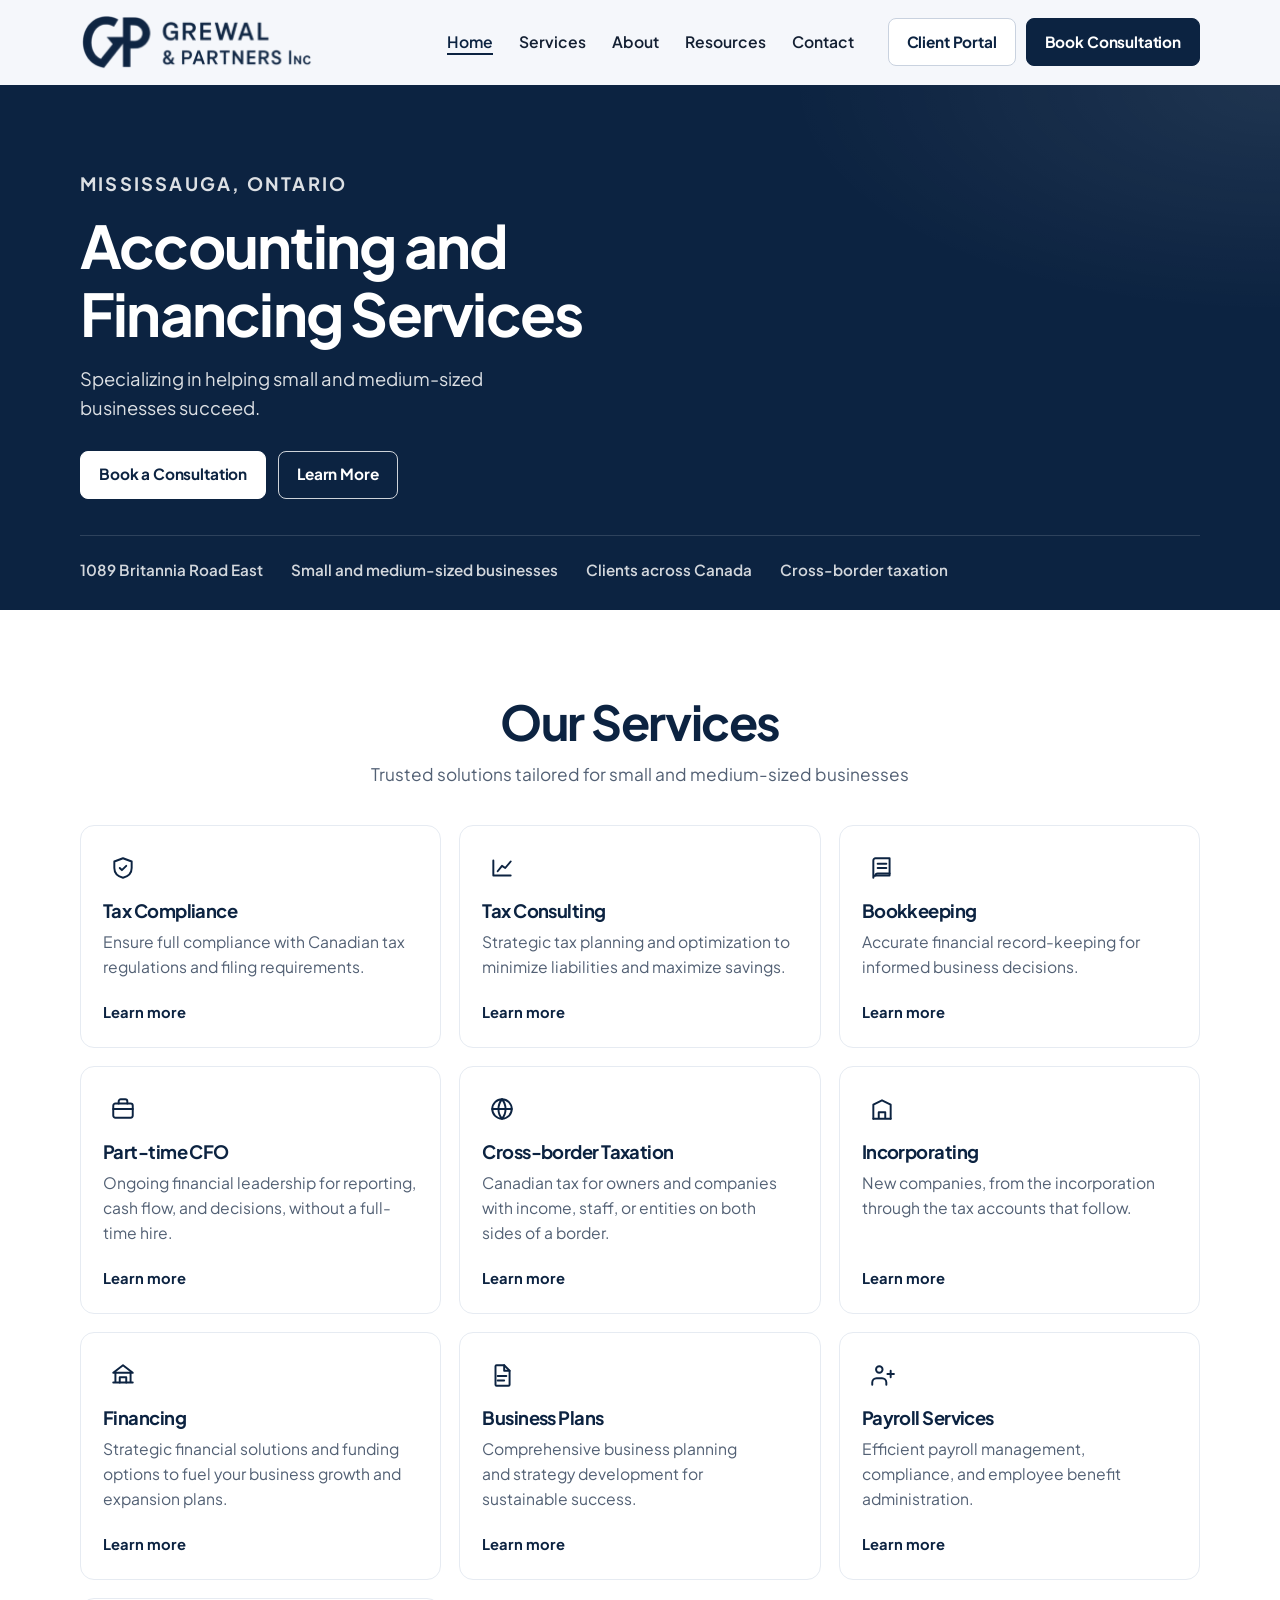
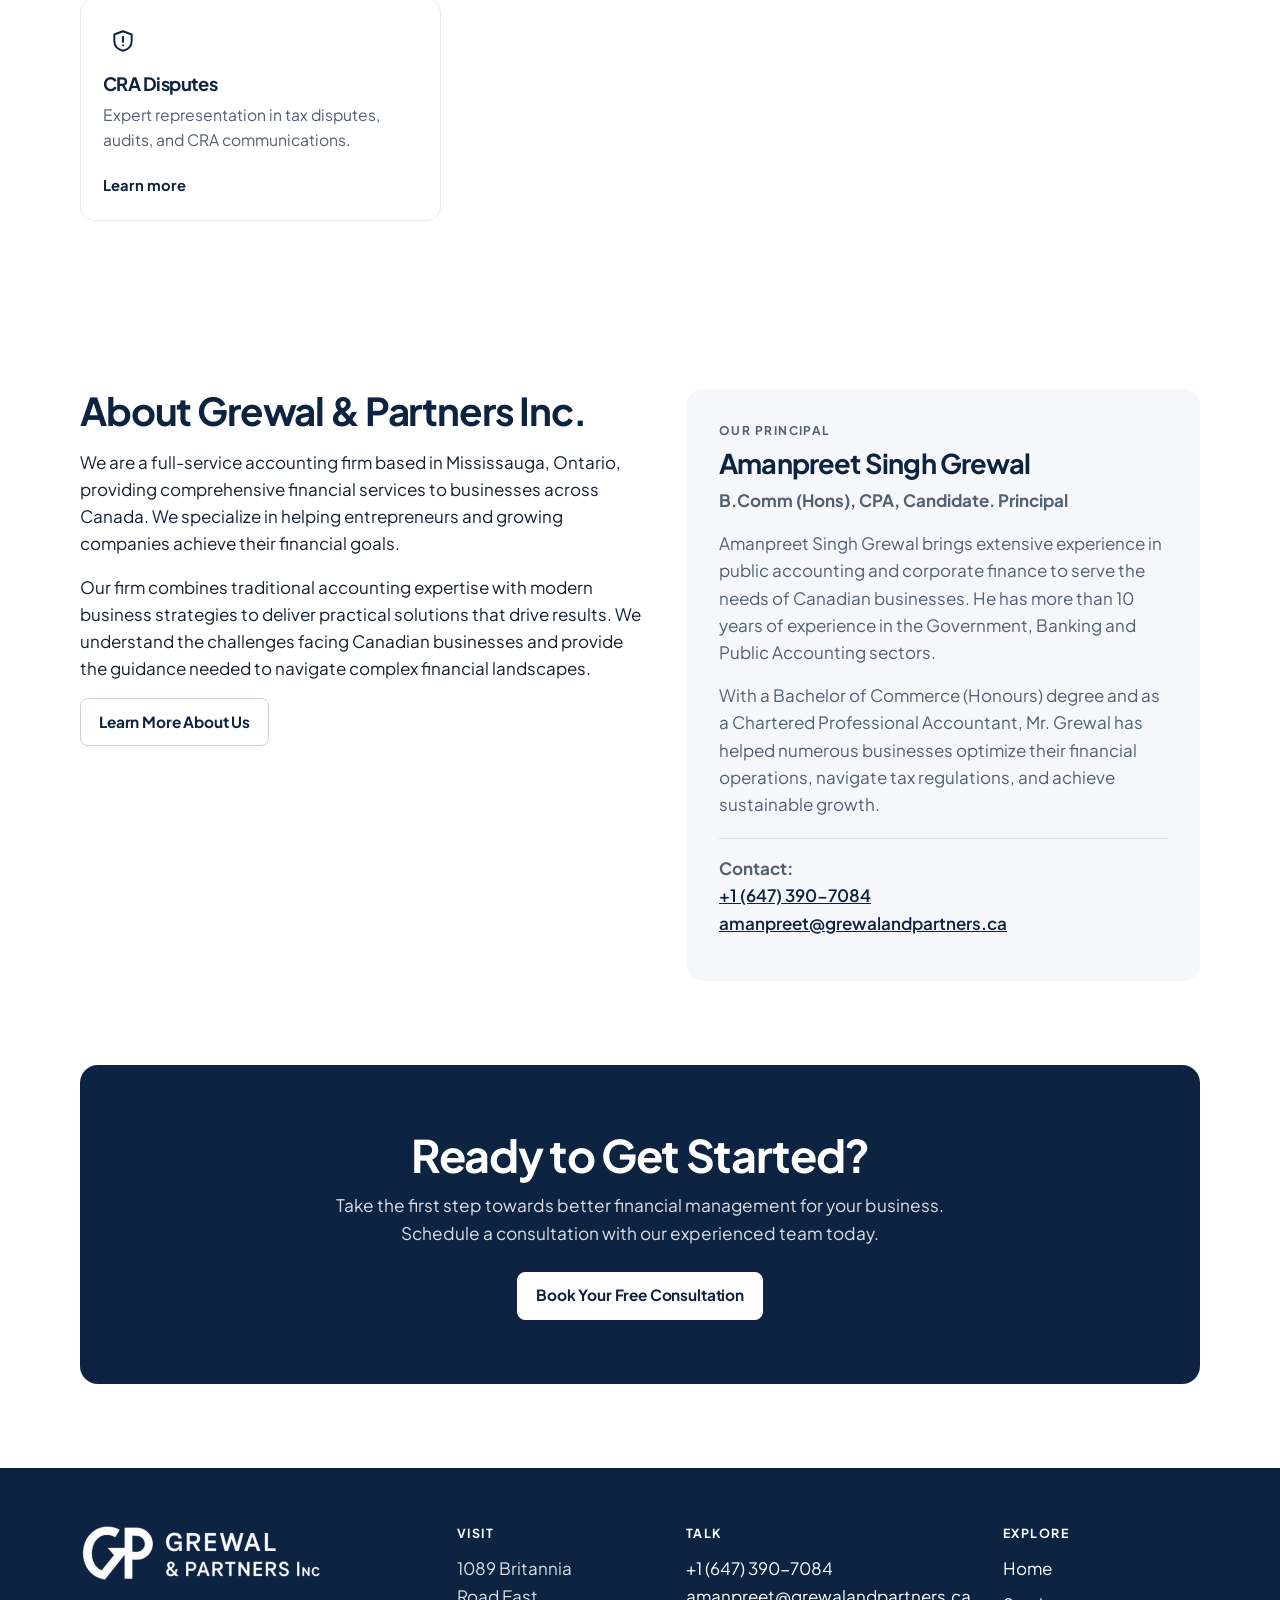
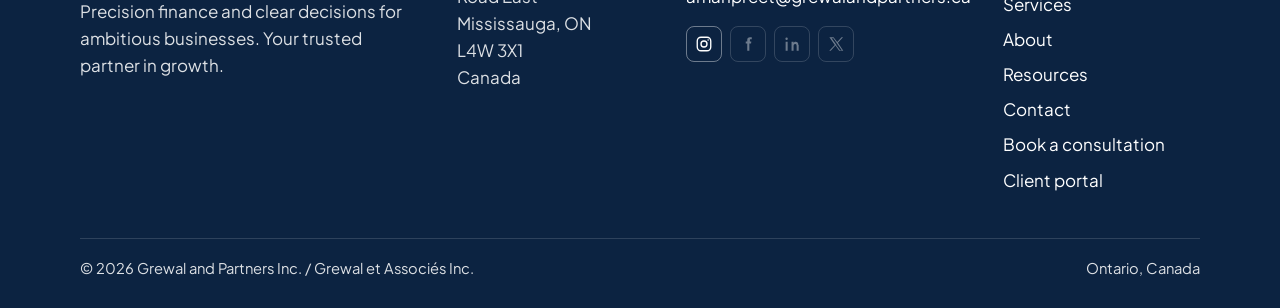
<file: index.html>
<!DOCTYPE html>
<html lang="en-CA">
<head>
  <meta charset="utf-8">
  <meta name="viewport" content="width=device-width, initial-scale=1">
  <title>Grewal &amp; Partners Inc. | Accounting and Financing in Mississauga</title>
  <meta name="description" content="Grewal &amp; Partners Inc. is a Mississauga accounting firm helping small and medium-sized businesses with financing, tax, payroll, bookkeeping, and CRA matters.">
  <link rel="canonical" href="https://threeprotech.github.io/grewalandpartners/">
  <meta property="og:title" content="Grewal &amp; Partners Inc. | Accounting and Financing Services">
  <meta property="og:description" content="Specializing in helping small and medium-sized businesses succeed. Mississauga, Ontario.">
  <meta property="og:type" content="website">
  <meta property="og:url" content="https://threeprotech.github.io/grewalandpartners/">
  <meta name="theme-color" content="#0c2341">
  <meta name="geo.region" content="CA-ON">
  <meta name="geo.placename" content="Mississauga">
  <link rel="icon" href="assets/favicon.png" type="image/png">
  <link rel="preconnect" href="https://fonts.googleapis.com">
  <link rel="preconnect" href="https://fonts.gstatic.com" crossorigin>
  <link href="https://fonts.googleapis.com/css2?family=Plus+Jakarta+Sans:wght@400;500;600;700;800&display=swap" rel="stylesheet">
  <link rel="stylesheet" href="css/styles.css">
  <script type="application/ld+json">
  {
    "@context": "https://schema.org",
    "@type": "AccountingService",
    "name": "Grewal & Partners Inc.",
    "alternateName": ["Grewal and Partners Inc.", "Grewal et Associés Inc."],
    "url": "https://threeprotech.github.io/grewalandpartners/",
    "telephone": "+1-647-390-7084",
    "email": "amanpreet@grewalandpartners.ca",
    "image": "https://threeprotech.github.io/grewalandpartners/assets/logo.png",
    "address": {
      "@type": "PostalAddress",
      "streetAddress": "1089 Britannia Rd E",
      "addressLocality": "Mississauga",
      "addressRegion": "ON",
      "postalCode": "L4W 3X1",
      "addressCountry": "CA"
    },
    "areaServed": "Canada",
    "sameAs": ["https://www.instagram.com/grewalandpartnersinc/"]
  }
  </script>
</head>
<body data-page="home">
  <a class="skip" href="#main">Skip to content</a>
  <header class="site-header">
    <div class="wrap header-inner">
      <a class="brand" href="index.html" aria-label="Grewal and Partners Inc. home">
        <img class="logo" src="assets/logo-navy.png" alt="">
      </a>
      <button class="menu-btn" id="menu-btn" aria-expanded="false" aria-controls="site-nav">
        <span class="sr-only">Open menu</span>
        <span class="burger" aria-hidden="true"></span>
      </button>
      <nav class="nav" id="site-nav" aria-label="Primary">
        <a href="index.html" data-nav="home">Home</a>
        <a href="services.html" data-nav="services">Services</a>
        <a href="about.html" data-nav="about">About</a>
        <a href="resources.html" data-nav="resources">Resources</a>
        <a href="contact.html" data-nav="contact">Contact</a>
        <div class="nav-cta">
          <a class="btn btn-outline" href="portal.html">Client Portal</a>
          <a class="btn btn-solid" href="consultation.html">Book Consultation</a>
        </div>
      </nav>
    </div>
  </header>

  <main id="main">
    <section class="hero">
      <div class="wrap hero-grid">
        <div class="hero-copy">
          <p class="eyebrow">Mississauga, Ontario</p>
          <h1>Accounting and<br> Financing Services</h1>
          <p>Specializing in helping small and medium-sized businesses succeed.</p>
          <div class="hero-actions">
            <a class="btn btn-light" href="consultation.html">Book a Consultation</a>
            <a class="btn btn-ghost" href="#services">Learn More</a>
          </div>
        </div>
      </div>
      <div class="wrap hero-meta">
        <span>1089 Britannia Road East</span>
        <span>Small and medium-sized businesses</span>
        <span>Clients across Canada</span>
        <span>Cross-border taxation</span>
      </div>
    </section>

    <section class="section" id="services">
      <div class="wrap">
        <div class="section-head">
          <h2>Our Services</h2>
          <p class="lede">Trusted solutions tailored for small and medium-sized businesses</p>
        </div>
        <div class="service-grid">
          <a class="service-card" href="services.html#tax-compliance">
            <span class="icon-wrap" aria-hidden="true">
              <svg class="icon" viewBox="0 0 24 24" fill="none" stroke="currentColor" stroke-width="1.8" stroke-linecap="round" stroke-linejoin="round"><path d="M12 3l8 3v6c0 5-3.4 7.8-8 9-4.6-1.2-8-4-8-9V6l8-3z"/><path d="M9 12l2 2 4-4"/></svg>
            </span>
            <h3>Tax Compliance</h3>
            <p>Ensure full compliance with Canadian tax regulations and filing requirements.</p>
            <span class="more">Learn more</span>
          </a>
          <a class="service-card" href="services.html#tax-consulting">
            <span class="icon-wrap" aria-hidden="true">
              <svg class="icon" viewBox="0 0 24 24" fill="none" stroke="currentColor" stroke-width="1.8" stroke-linecap="round" stroke-linejoin="round"><path d="M4 19V5M4 19h16"/><path d="M8 15l4-5 3 2 5-6"/></svg>
            </span>
            <h3>Tax Consulting</h3>
            <p>Strategic tax planning and optimization to minimize liabilities and maximize savings.</p>
            <span class="more">Learn more</span>
          </a>
          <a class="service-card" href="services.html#bookkeeping">
            <span class="icon-wrap" aria-hidden="true">
              <svg class="icon" viewBox="0 0 24 24" fill="none" stroke="currentColor" stroke-width="1.8" stroke-linecap="round" stroke-linejoin="round"><path d="M4 5a2 2 0 0 1 2-2h13v16H6a2 2 0 0 0-2 2V5z"/><path d="M6 19a2 2 0 0 1 2-2h11"/><path d="M8 8h8M8 12h8"/></svg>
            </span>
            <h3>Bookkeeping</h3>
            <p>Accurate financial record-keeping for informed business decisions.</p>
            <span class="more">Learn more</span>
          </a>
          <a class="service-card" href="services.html#part-time-cfo">
            <span class="icon-wrap" aria-hidden="true">
              <svg class="icon" viewBox="0 0 24 24" fill="none" stroke="currentColor" stroke-width="1.8" stroke-linecap="round" stroke-linejoin="round"><rect x="3" y="7" width="18" height="13" rx="2"/><path d="M8 7V5a2 2 0 0 1 2-2h4a2 2 0 0 1 2 2v2M3 12h18"/></svg>
            </span>
            <h3>Part-time CFO</h3>
            <p>Ongoing financial leadership for reporting, cash flow, and decisions, without a full-time hire.</p>
            <span class="more">Learn more</span>
          </a>
          <a class="service-card" href="services.html#cross-border">
            <span class="icon-wrap" aria-hidden="true">
              <svg class="icon" viewBox="0 0 24 24" fill="none" stroke="currentColor" stroke-width="1.8" stroke-linecap="round" stroke-linejoin="round"><circle cx="12" cy="12" r="9"/><path d="M3 12h18M12 3a14 14 0 0 1 0 18M12 3a14 14 0 0 0 0 18"/></svg>
            </span>
            <h3>Cross-border Taxation</h3>
            <p>Canadian tax for owners and companies with income, staff, or entities on both sides of a border.</p>
            <span class="more">Learn more</span>
          </a>
          <a class="service-card" href="services.html#incorporating">
            <span class="icon-wrap" aria-hidden="true">
              <svg class="icon" viewBox="0 0 24 24" fill="none" stroke="currentColor" stroke-width="1.8" stroke-linecap="round" stroke-linejoin="round"><path d="M4 21V8l8-4 8 4v13"/><path d="M9 21v-6h6v6M4 21h16"/></svg>
            </span>
            <h3>Incorporating</h3>
            <p>New companies, from the incorporation through the tax accounts that follow.</p>
            <span class="more">Learn more</span>
          </a>
          <a class="service-card" href="services.html#financing">
            <span class="icon-wrap" aria-hidden="true">
              <svg class="icon" viewBox="0 0 24 24" fill="none" stroke="currentColor" stroke-width="1.8" stroke-linecap="round" stroke-linejoin="round"><path d="M12 3l9 7H3l9-7z"/><path d="M5 10v9M19 10v9M3 19h18"/><path d="M9 19v-5h6v5"/></svg>
            </span>
            <h3>Financing</h3>
            <p>Strategic financial solutions and funding options to fuel your business growth and expansion plans.</p>
            <span class="more">Learn more</span>
          </a>
          <a class="service-card" href="services.html#business-plans">
            <span class="icon-wrap" aria-hidden="true">
              <svg class="icon" viewBox="0 0 24 24" fill="none" stroke="currentColor" stroke-width="1.8" stroke-linecap="round" stroke-linejoin="round"><path d="M7 3h7l5 5v13a1 1 0 0 1-1 1H7a1 1 0 0 1-1-1V4a1 1 0 0 1 1-1z"/><path d="M14 3v5h5M8 13h8M8 17h6"/></svg>
            </span>
            <h3>Business Plans</h3>
            <p>Comprehensive business planning and strategy development for sustainable success.</p>
            <span class="more">Learn more</span>
          </a>
          <a class="service-card" href="services.html#payroll">
            <span class="icon-wrap" aria-hidden="true">
              <svg class="icon" viewBox="0 0 24 24" fill="none" stroke="currentColor" stroke-width="1.8" stroke-linecap="round" stroke-linejoin="round"><path d="M16 21v-2a4 4 0 0 0-4-4H7a4 4 0 0 0-4 4v2"/><circle cx="9.5" cy="7" r="3"/><path d="M20 8v6M17 11h6"/></svg>
            </span>
            <h3>Payroll Services</h3>
            <p>Efficient payroll management, compliance, and employee benefit administration.</p>
            <span class="more">Learn more</span>
          </a>
          <a class="service-card" href="services.html#cra-disputes">
            <span class="icon-wrap" aria-hidden="true">
              <svg class="icon" viewBox="0 0 24 24" fill="none" stroke="currentColor" stroke-width="1.8" stroke-linecap="round" stroke-linejoin="round"><path d="M12 3l8 3v6c0 5-3.4 7.8-8 9-4.6-1.2-8-4-8-9V6l8-3z"/><path d="M12 8v5M12 16h.01"/></svg>
            </span>
            <h3>CRA Disputes</h3>
            <p>Expert representation in tax disputes, audits, and CRA communications.</p>
            <span class="more">Learn more</span>
          </a>
        </div>
      </div>
    </section>

    <section class="section">
      <div class="wrap about-grid">
        <div>
          <h2>About Grewal &amp; Partners Inc.</h2>
          <p>We are a full-service accounting firm based in Mississauga, Ontario, providing comprehensive financial services to businesses across Canada. We specialize in helping entrepreneurs and growing companies achieve their financial goals.</p>
          <p>Our firm combines traditional accounting expertise with modern business strategies to deliver practical solutions that drive results. We understand the challenges facing Canadian businesses and provide the guidance needed to navigate complex financial landscapes.</p>
          <a class="btn btn-outline" href="about.html">Learn More About Us</a>
        </div>
        <article class="principal">
          <p class="kicker">Our Principal</p>
          <h3>Amanpreet Singh Grewal</h3>
          <p class="credential">B.Comm (Hons), CPA, Candidate. Principal</p>
          <p>Amanpreet Singh Grewal brings extensive experience in public accounting and corporate finance to serve the needs of Canadian businesses. He has more than 10 years of experience in the Government, Banking and Public Accounting sectors.</p>
          <p>With a Bachelor of Commerce (Honours) degree and as a Chartered Professional Accountant, Mr. Grewal has helped numerous businesses optimize their financial operations, navigate tax regulations, and achieve sustainable growth.</p>
          <hr class="rule">
          <p class="contact-line"><strong>Contact:</strong><br>
            <a href="tel:+16473907084">+1 (647) 390-7084</a><br>
            <a href="mailto:amanpreet@grewalandpartners.ca">amanpreet@grewalandpartners.ca</a>
          </p>
        </article>
      </div>
    </section>

    <section class="section" style="padding-top: 0;">
      <div class="wrap">
        <div class="cta-panel">
          <h2>Ready to Get Started?</h2>
          <p>Take the first step towards better financial management for your business. Schedule a consultation with our experienced team today.</p>
          <a class="btn btn-light" href="consultation.html">Book Your Free Consultation</a>
        </div>
      </div>
    </section>
  </main>

  <footer class="site-footer">
    <div class="wrap footer-grid">
      <div>
        <a class="brand" href="index.html">
          <img class="logo" src="assets/logo.png" alt="Grewal &amp; Partners Inc.">
        </a>
        <p class="footer-tag">Precision finance and clear decisions for ambitious businesses. Your trusted partner in growth.</p>
      </div>
      <div>
        <p class="footer-label">Visit</p>
        <p>1089 Britannia Road East<br>Mississauga, ON L4W 3X1<br>Canada</p>
      </div>
      <div>
        <p class="footer-label">Talk</p>
        <p><a href="tel:+16473907084">+1 (647) 390-7084</a><br>
          <a href="mailto:amanpreet@grewalandpartners.ca">amanpreet@grewalandpartners.ca</a></p>
        <ul class="socials" aria-label="Social media">
          <li><a href="https://www.instagram.com/grewalandpartnersinc/" target="_blank" rel="noopener" aria-label="Instagram"><svg viewBox="0 0 24 24" aria-hidden="true" fill="none" stroke="currentColor" stroke-width="1.8"><rect x="3" y="3" width="18" height="18" rx="5"/><circle cx="12" cy="12" r="4"/><circle cx="17.5" cy="6.5" r="1" fill="currentColor" stroke="none"/></svg></a></li>
          <li><span class="social is-idle" role="img" aria-label="Facebook"><svg viewBox="0 0 24 24" aria-hidden="true" fill="currentColor"><path d="M14.5 8.5V6.2c0-.6.4-.7.7-.7H17V3h-2.3C12.2 3 11 4.4 11 6.6v1.9H9v2.7h2V21h2.8v-9.8h2.3l.3-2.7h-2.6z"/></svg></span></li>
          <li><span class="social is-idle" role="img" aria-label="LinkedIn"><svg viewBox="0 0 24 24" aria-hidden="true" fill="currentColor"><path d="M6.2 9H3.5v12h2.7V9zM4.8 3.4A1.6 1.6 0 1 0 4.8 6.6 1.6 1.6 0 0 0 4.8 3.4zM20.5 13.4c0-2.9-1.5-4.3-3.6-4.3-1.6 0-2.4.9-2.8 1.5V9.1H11.4V21h2.7v-5.9c0-1.6.3-3.1 2.2-3.1s1.9 1.8 1.9 3.2V21h2.7v-7.6z"/></svg></span></li>
          <li><span class="social is-idle" role="img" aria-label="X"><svg viewBox="0 0 24 24" aria-hidden="true" fill="currentColor"><path d="M14.6 10.4 21.4 3h-2l-5.8 6.4L8.7 3H3.2l7.2 10.2L3 21h2l6.3-7 4.9 7h5.5l-7.1-10.6zm-2.2 2.5-.7-1L6.2 4.4h2.3l4.4 6.2.7 1 6.1 8.6h-2.3l-4.8-6.3z"/></svg></span></li>
        </ul>
      </div>
      <div>
        <p class="footer-label">Explore</p>
        <ul class="footer-links">
          <li><a href="index.html">Home</a></li>
          <li><a href="services.html">Services</a></li>
          <li><a href="about.html">About</a></li>
          <li><a href="resources.html">Resources</a></li>
          <li><a href="contact.html">Contact</a></li>
          <li><a href="consultation.html">Book a consultation</a></li>
          <li><a href="portal.html">Client portal</a></li>
        </ul>
      </div>
    </div>
    <div class="wrap footer-base">
      <p>© 2026 Grewal and Partners Inc. / Grewal et Associés Inc.</p>
      <p>Ontario, Canada</p>
    </div>
  </footer>
  <script src="js/main.js"></script>
</body>
</html>
</file>
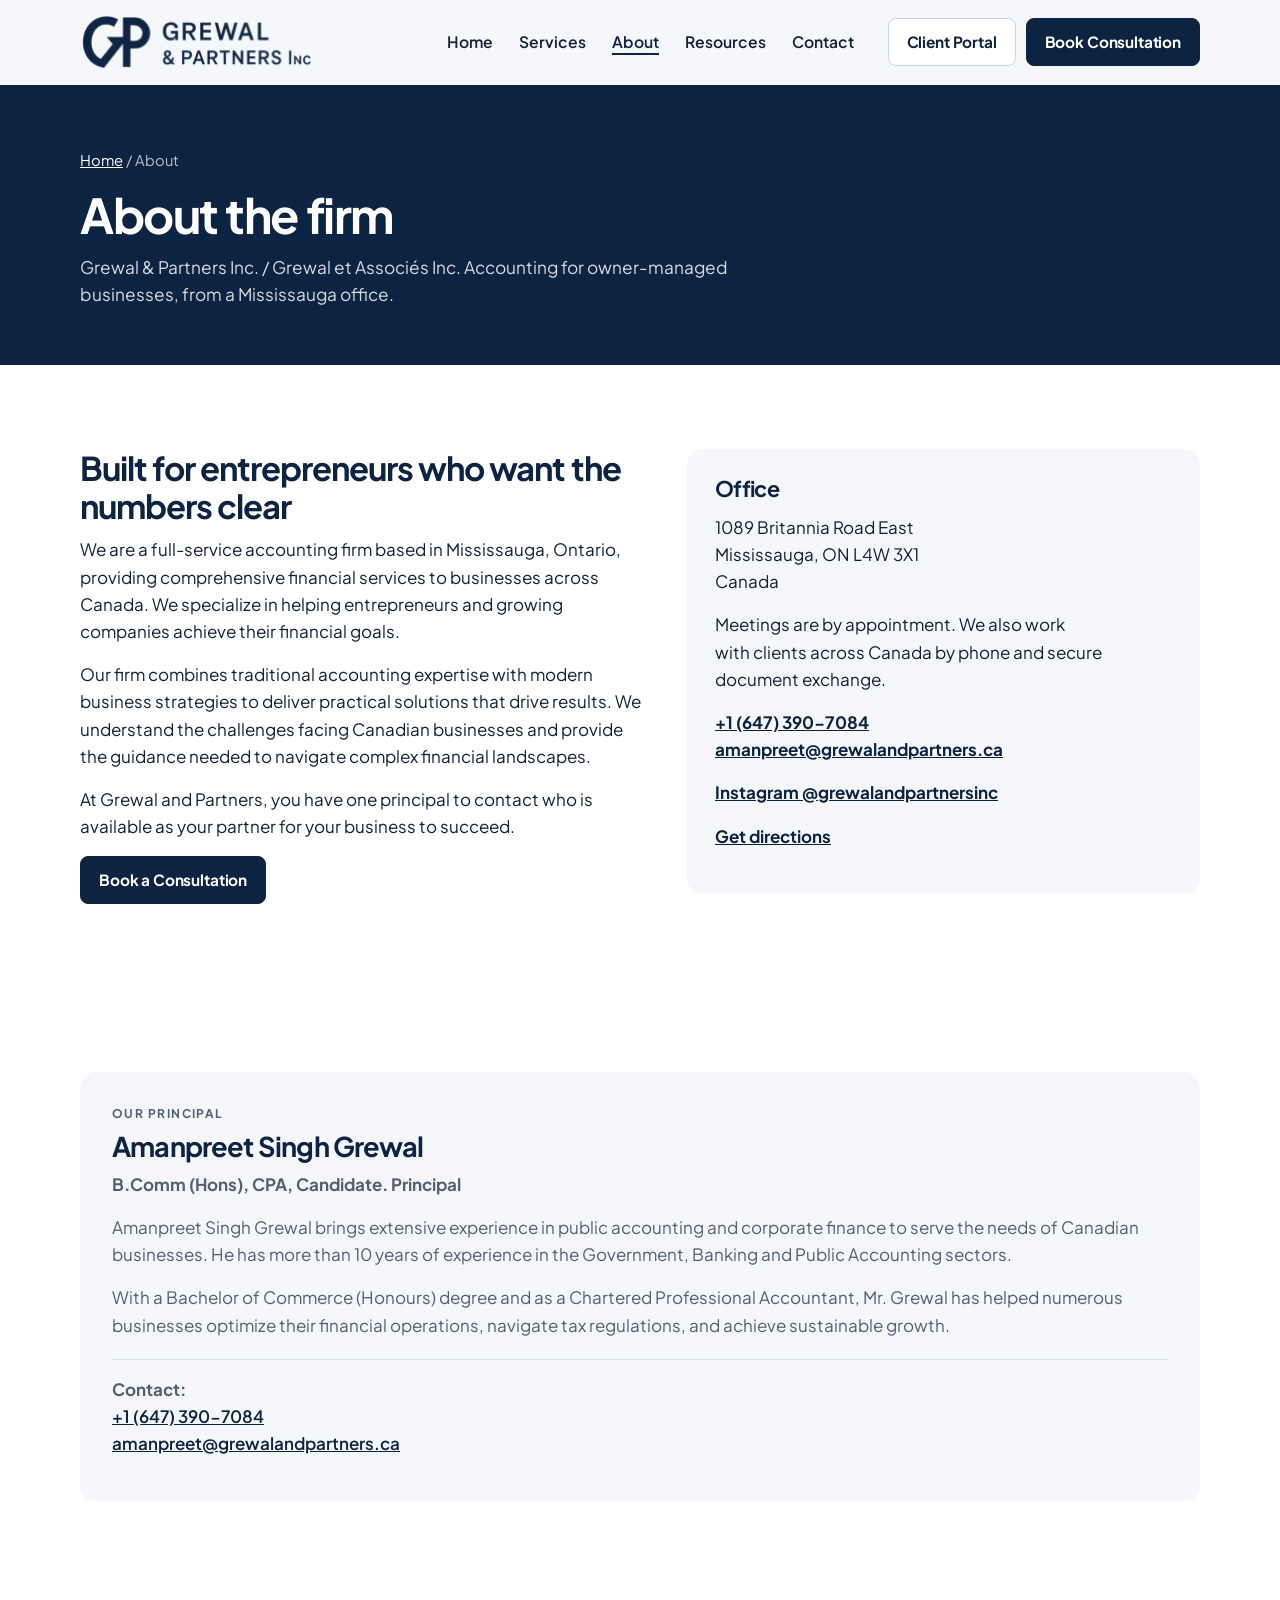
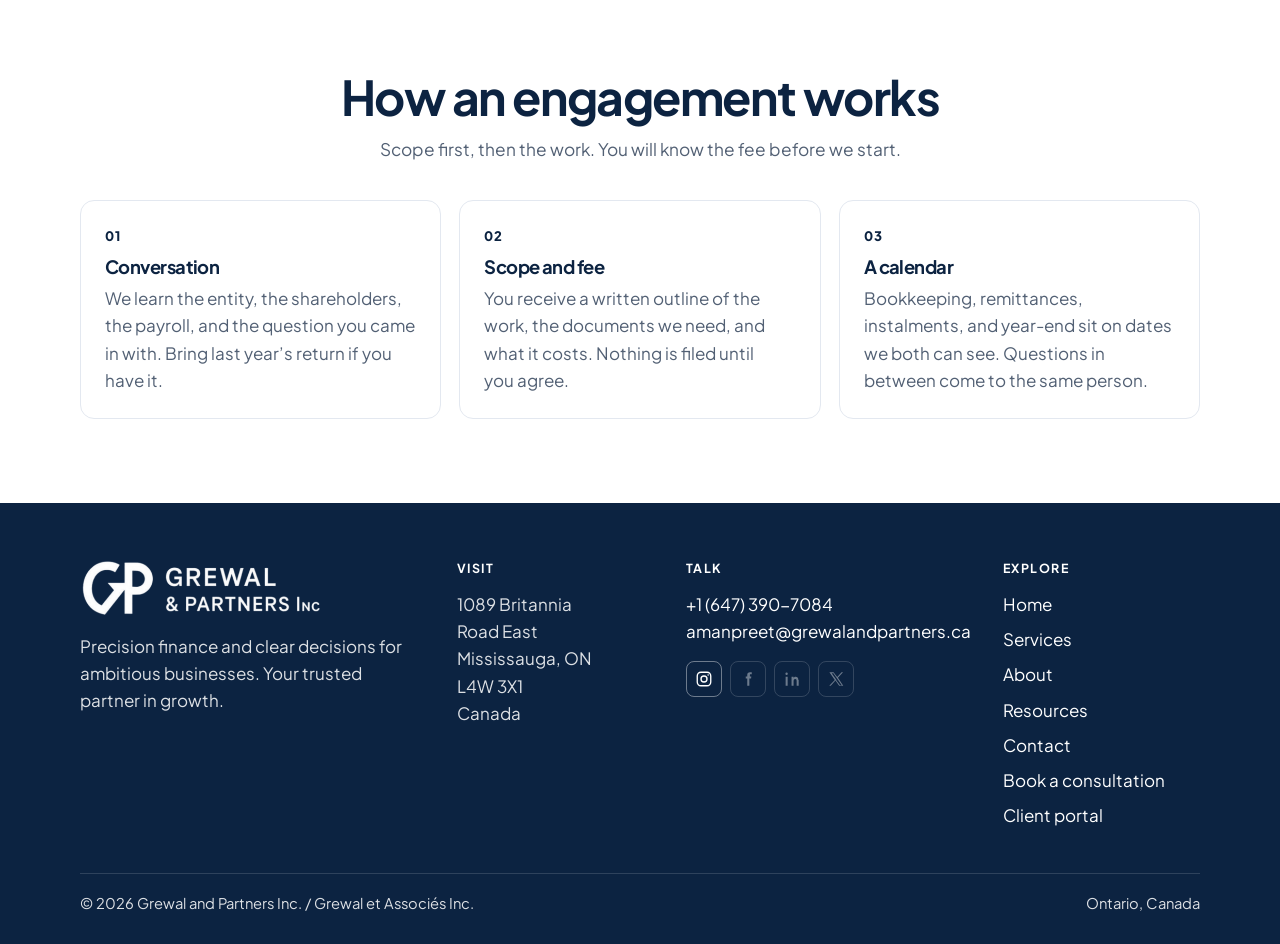
<file: about.html>
<!DOCTYPE html>
<html lang="en-CA">
<head>
  <meta charset="utf-8">
  <meta name="viewport" content="width=device-width, initial-scale=1">
  <title>About | Grewal &amp; Partners Inc.</title>
  <meta name="description" content="Grewal &amp; Partners Inc. is a Mississauga accounting firm led by Amanpreet Singh Grewal, serving entrepreneurs and growing companies across Canada.">
  <link rel="canonical" href="https://threeprotech.github.io/grewalandpartners/about.html">
  <meta property="og:title" content="About | Grewal &amp; Partners Inc.">
  <meta property="og:description" content="A full-service accounting firm in Mississauga, Ontario.">
  <meta property="og:type" content="website">
  <meta property="og:url" content="https://threeprotech.github.io/grewalandpartners/about.html">
  <meta name="theme-color" content="#0c2341">
  <link rel="icon" href="assets/favicon.png" type="image/png">
  <link rel="preconnect" href="https://fonts.googleapis.com">
  <link rel="preconnect" href="https://fonts.gstatic.com" crossorigin>
  <link href="https://fonts.googleapis.com/css2?family=Plus+Jakarta+Sans:wght@400;500;600;700;800&display=swap" rel="stylesheet">
  <link rel="stylesheet" href="css/styles.css">
</head>
<body data-page="about">
  <a class="skip" href="#main">Skip to content</a>
  <header class="site-header">
    <div class="wrap header-inner">
      <a class="brand" href="index.html" aria-label="Grewal and Partners Inc. home">
        <img class="logo" src="assets/logo-navy.png" alt="">
      </a>
      <button class="menu-btn" id="menu-btn" aria-expanded="false" aria-controls="site-nav">
        <span class="sr-only">Open menu</span>
        <span class="burger" aria-hidden="true"></span>
      </button>
      <nav class="nav" id="site-nav" aria-label="Primary">
        <a href="index.html" data-nav="home">Home</a>
        <a href="services.html" data-nav="services">Services</a>
        <a href="about.html" data-nav="about">About</a>
        <a href="resources.html" data-nav="resources">Resources</a>
        <a href="contact.html" data-nav="contact">Contact</a>
        <div class="nav-cta">
          <a class="btn btn-outline" href="portal.html">Client Portal</a>
          <a class="btn btn-solid" href="consultation.html">Book Consultation</a>
        </div>
      </nav>
    </div>
  </header>

  <main id="main">
    <section class="page-hero">
      <div class="wrap">
        <p class="crumb"><a href="index.html">Home</a> / About</p>
        <h1>About the firm</h1>
        <p class="lede">Grewal &amp; Partners Inc. / Grewal et Associés Inc. Accounting for owner-managed businesses, from a Mississauga office.</p>
      </div>
    </section>

    <section class="section">
      <div class="wrap split">
        <div>
          <h2>Built for entrepreneurs who want the numbers clear</h2>
          <p>We are a full-service accounting firm based in Mississauga, Ontario, providing comprehensive financial services to businesses across Canada. We specialize in helping entrepreneurs and growing companies achieve their financial goals.</p>
          <p>Our firm combines traditional accounting expertise with modern business strategies to deliver practical solutions that drive results. We understand the challenges facing Canadian businesses and provide the guidance needed to navigate complex financial landscapes.</p>
          <p>At Grewal and Partners, you have one principal to contact who is available as your partner for your business to succeed.</p>
          <a class="btn btn-solid" href="consultation.html">Book a Consultation</a>
        </div>
        <aside class="facts">
          <h2>Office</h2>
          <p>1089 Britannia Road East<br>Mississauga, ON L4W 3X1<br>Canada</p>
          <p>Meetings are by appointment. We also work with clients across Canada by phone and secure document exchange.</p>
          <p><a href="tel:+16473907084">+1 (647) 390-7084</a><br>
            <a href="mailto:amanpreet@grewalandpartners.ca">amanpreet@grewalandpartners.ca</a></p>
          <p><a href="https://www.instagram.com/grewalandpartnersinc/" target="_blank" rel="noopener">Instagram @grewalandpartnersinc</a></p>
          <p><a href="https://maps.google.com/?q=1089+Britannia+Road+East,+Mississauga,+ON+L4W+3X1" target="_blank" rel="noopener">Get directions</a></p>
        </aside>
      </div>
    </section>

    <section class="section">
      <div class="wrap">
        <article class="principal">
          <p class="kicker">Our Principal</p>
          <h2>Amanpreet Singh Grewal</h2>
          <p class="credential">B.Comm (Hons), CPA, Candidate. Principal</p>
          <p>Amanpreet Singh Grewal brings extensive experience in public accounting and corporate finance to serve the needs of Canadian businesses. He has more than 10 years of experience in the Government, Banking and Public Accounting sectors.</p>
          <p>With a Bachelor of Commerce (Honours) degree and as a Chartered Professional Accountant, Mr. Grewal has helped numerous businesses optimize their financial operations, navigate tax regulations, and achieve sustainable growth.</p>
          <hr class="rule">
          <p class="contact-line"><strong>Contact:</strong><br>
            <a href="tel:+16473907084">+1 (647) 390-7084</a><br>
            <a href="mailto:amanpreet@grewalandpartners.ca">amanpreet@grewalandpartners.ca</a>
          </p>
        </article>
      </div>
    </section>

    <section class="section">
      <div class="wrap">
        <div class="section-head">
          <h2>How an engagement works</h2>
          <p class="lede">Scope first, then the work. You will know the fee before we start.</p>
        </div>
        <div class="work-grid">
          <article class="step">
            <span>01</span>
            <h3>Conversation</h3>
            <p>We learn the entity, the shareholders, the payroll, and the question you came in with. Bring last year’s return if you have it.</p>
          </article>
          <article class="step">
            <span>02</span>
            <h3>Scope and fee</h3>
            <p>You receive a written outline of the work, the documents we need, and what it costs. Nothing is filed until you agree.</p>
          </article>
          <article class="step">
            <span>03</span>
            <h3>A calendar</h3>
            <p>Bookkeeping, remittances, instalments, and year-end sit on dates we both can see. Questions in between come to the same person.</p>
          </article>
        </div>
      </div>
    </section>
  </main>

  <footer class="site-footer">
    <div class="wrap footer-grid">
      <div>
        <a class="brand" href="index.html">
          <img class="logo" src="assets/logo.png" alt="Grewal &amp; Partners Inc.">
        </a>
        <p class="footer-tag">Precision finance and clear decisions for ambitious businesses. Your trusted partner in growth.</p>
      </div>
      <div>
        <p class="footer-label">Visit</p>
        <p>1089 Britannia Road East<br>Mississauga, ON L4W 3X1<br>Canada</p>
      </div>
      <div>
        <p class="footer-label">Talk</p>
        <p><a href="tel:+16473907084">+1 (647) 390-7084</a><br>
          <a href="mailto:amanpreet@grewalandpartners.ca">amanpreet@grewalandpartners.ca</a></p>
        <ul class="socials" aria-label="Social media">
          <li><a href="https://www.instagram.com/grewalandpartnersinc/" target="_blank" rel="noopener" aria-label="Instagram"><svg viewBox="0 0 24 24" aria-hidden="true" fill="none" stroke="currentColor" stroke-width="1.8"><rect x="3" y="3" width="18" height="18" rx="5"/><circle cx="12" cy="12" r="4"/><circle cx="17.5" cy="6.5" r="1" fill="currentColor" stroke="none"/></svg></a></li>
          <li><span class="social is-idle" role="img" aria-label="Facebook"><svg viewBox="0 0 24 24" aria-hidden="true" fill="currentColor"><path d="M14.5 8.5V6.2c0-.6.4-.7.7-.7H17V3h-2.3C12.2 3 11 4.4 11 6.6v1.9H9v2.7h2V21h2.8v-9.8h2.3l.3-2.7h-2.6z"/></svg></span></li>
          <li><span class="social is-idle" role="img" aria-label="LinkedIn"><svg viewBox="0 0 24 24" aria-hidden="true" fill="currentColor"><path d="M6.2 9H3.5v12h2.7V9zM4.8 3.4A1.6 1.6 0 1 0 4.8 6.6 1.6 1.6 0 0 0 4.8 3.4zM20.5 13.4c0-2.9-1.5-4.3-3.6-4.3-1.6 0-2.4.9-2.8 1.5V9.1H11.4V21h2.7v-5.9c0-1.6.3-3.1 2.2-3.1s1.9 1.8 1.9 3.2V21h2.7v-7.6z"/></svg></span></li>
          <li><span class="social is-idle" role="img" aria-label="X"><svg viewBox="0 0 24 24" aria-hidden="true" fill="currentColor"><path d="M14.6 10.4 21.4 3h-2l-5.8 6.4L8.7 3H3.2l7.2 10.2L3 21h2l6.3-7 4.9 7h5.5l-7.1-10.6zm-2.2 2.5-.7-1L6.2 4.4h2.3l4.4 6.2.7 1 6.1 8.6h-2.3l-4.8-6.3z"/></svg></span></li>
        </ul>
      </div>
      <div>
        <p class="footer-label">Explore</p>
        <ul class="footer-links">
          <li><a href="index.html">Home</a></li>
          <li><a href="services.html">Services</a></li>
          <li><a href="about.html">About</a></li>
          <li><a href="resources.html">Resources</a></li>
          <li><a href="contact.html">Contact</a></li>
          <li><a href="consultation.html">Book a consultation</a></li>
          <li><a href="portal.html">Client portal</a></li>
        </ul>
      </div>
    </div>
    <div class="wrap footer-base">
      <p>© 2026 Grewal and Partners Inc. / Grewal et Associés Inc.</p>
      <p>Ontario, Canada</p>
    </div>
  </footer>
  <script src="js/main.js"></script>
</body>
</html>
</file>
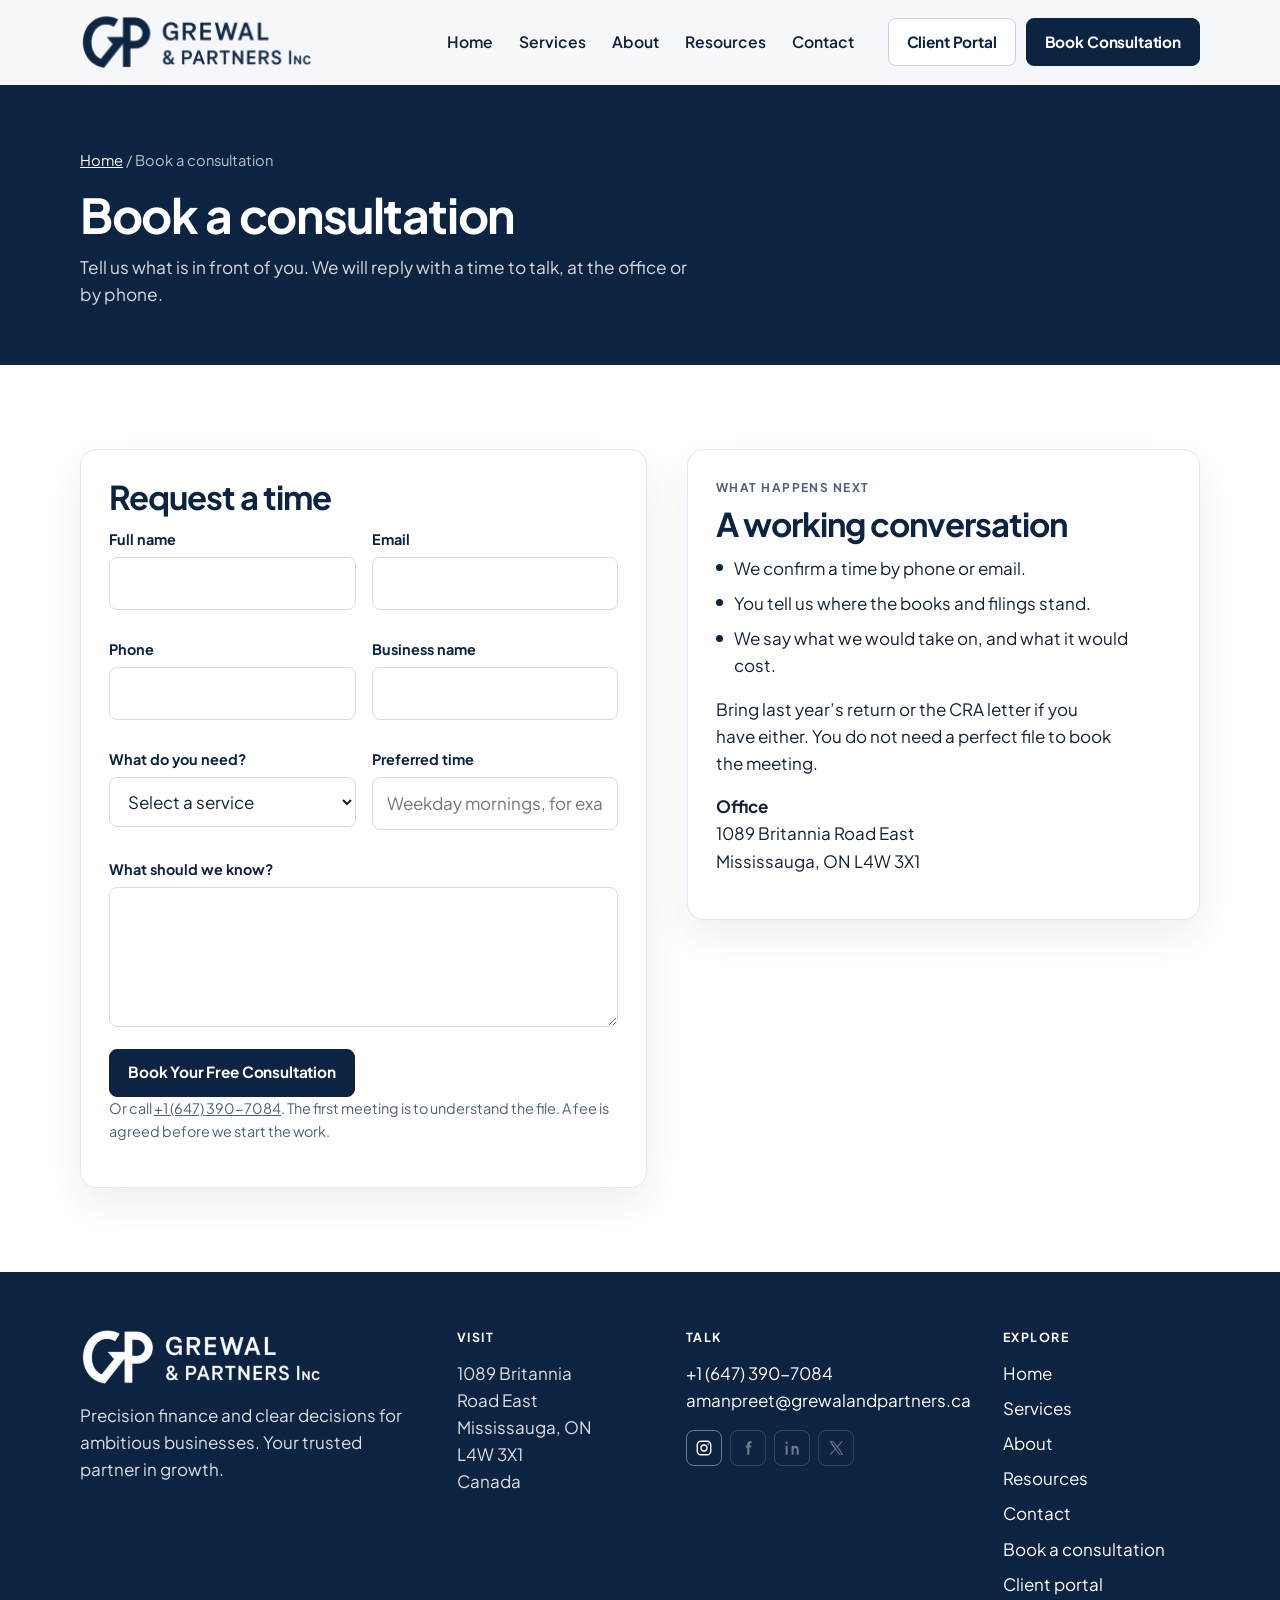
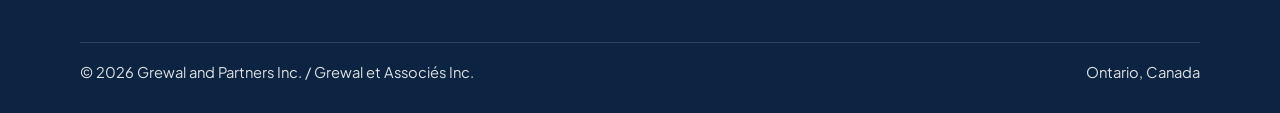
<file: consultation.html>
<!DOCTYPE html>
<html lang="en-CA">
<head>
  <meta charset="utf-8">
  <meta name="viewport" content="width=device-width, initial-scale=1">
  <title>Book a Consultation | Grewal &amp; Partners Inc.</title>
  <meta name="description" content="Book a free consultation with Grewal &amp; Partners Inc. in Mississauga for tax, payroll, bookkeeping, financing, or a CRA matter.">
  <link rel="canonical" href="https://threeprotech.github.io/grewalandpartners/consultation.html">
  <meta property="og:title" content="Book a Consultation | Grewal &amp; Partners Inc.">
  <meta property="og:description" content="Schedule a consultation with the Mississauga accounting firm.">
  <meta property="og:type" content="website">
  <meta property="og:url" content="https://threeprotech.github.io/grewalandpartners/consultation.html">
  <meta name="theme-color" content="#0c2341">
  <link rel="icon" href="assets/favicon.png" type="image/png">
  <link rel="preconnect" href="https://fonts.googleapis.com">
  <link rel="preconnect" href="https://fonts.gstatic.com" crossorigin>
  <link href="https://fonts.googleapis.com/css2?family=Plus+Jakarta+Sans:wght@400;500;600;700;800&display=swap" rel="stylesheet">
  <link rel="stylesheet" href="css/styles.css">
</head>
<body data-page="consultation">
  <a class="skip" href="#main">Skip to content</a>
  <header class="site-header">
    <div class="wrap header-inner">
      <a class="brand" href="index.html" aria-label="Grewal and Partners Inc. home">
        <img class="logo" src="assets/logo-navy.png" alt="">
      </a>
      <button class="menu-btn" id="menu-btn" aria-expanded="false" aria-controls="site-nav">
        <span class="sr-only">Open menu</span>
        <span class="burger" aria-hidden="true"></span>
      </button>
      <nav class="nav" id="site-nav" aria-label="Primary">
        <a href="index.html" data-nav="home">Home</a>
        <a href="services.html" data-nav="services">Services</a>
        <a href="about.html" data-nav="about">About</a>
        <a href="resources.html" data-nav="resources">Resources</a>
        <a href="contact.html" data-nav="contact">Contact</a>
        <div class="nav-cta">
          <a class="btn btn-outline" href="portal.html">Client Portal</a>
          <a class="btn btn-solid" href="consultation.html">Book Consultation</a>
        </div>
      </nav>
    </div>
  </header>

  <main id="main">
    <section class="page-hero">
      <div class="wrap">
        <p class="crumb"><a href="index.html">Home</a> / Book a consultation</p>
        <h1>Book a consultation</h1>
        <p class="lede">Tell us what is in front of you. We will reply with a time to talk, at the office or by phone.</p>
      </div>
    </section>

    <section class="section">
      <div class="wrap contact-grid">
        <form class="form-card" action="https://formsubmit.co/amanpreet@grewalandpartners.ca" method="POST">
          <h2>Request a time</h2>
          <input type="hidden" name="_subject" value="Consultation request — Grewal &amp; Partners">
          <input type="hidden" name="_captcha" value="false">
          <input type="hidden" name="_template" value="table">
          <input type="hidden" name="_next" value="https://threeprotech.github.io/grewalandpartners/thanks.html?from=consultation">
          <input type="text" name="_honey" tabindex="-1" autocomplete="off" class="sr-only" aria-hidden="true">
          <div class="form-grid">
            <div class="form-row">
              <label for="name">Full name</label>
              <input id="name" name="name" type="text" autocomplete="name" required>
            </div>
            <div class="form-row">
              <label for="email">Email</label>
              <input id="email" name="email" type="email" autocomplete="email" required>
            </div>
            <div class="form-row">
              <label for="phone">Phone</label>
              <input id="phone" name="phone" type="tel" autocomplete="tel" required>
            </div>
            <div class="form-row">
              <label for="company">Business name</label>
              <input id="company" name="business" type="text" autocomplete="organization">
            </div>
            <div class="form-row">
              <label for="service">What do you need?</label>
              <select id="service" name="service" required>
                <option value="">Select a service</option>
                <option value="tax-compliance">Tax compliance</option>
                <option value="tax-consulting">Tax consulting</option>
                <option value="bookkeeping">Bookkeeping</option>
                <option value="part-time-cfo">Part-time CFO</option>
                <option value="cross-border">Cross-border taxation</option>
                <option value="incorporating">Incorporating</option>
                <option value="financing">Financing</option>
                <option value="business-plans">Business plans</option>
                <option value="payroll">Payroll services</option>
                <option value="cra-disputes">CRA disputes</option>
                <option value="other">Something else</option>
              </select>
            </div>
            <div class="form-row">
              <label for="when">Preferred time</label>
              <input id="when" name="preferred_time" type="text" placeholder="Weekday mornings, for example">
            </div>
            <div class="form-row span-2">
              <label for="message">What should we know?</label>
              <textarea id="message" name="message" required></textarea>
            </div>
          </div>
          <button class="btn btn-solid" type="submit">Book Your Free Consultation</button>
          <p class="fine">Or call <a href="tel:+16473907084">+1 (647) 390-7084</a>. The first meeting is to understand the file. A fee is agreed before we start the work.</p>
        </form>
        <aside class="panel">
          <p class="kicker">What happens next</p>
          <h2>A working conversation</h2>
          <ol class="ticks" style="list-style: none; padding-left: 0;">
            <li>We confirm a time by phone or email.</li>
            <li>You tell us where the books and filings stand.</li>
            <li>We say what we would take on, and what it would cost.</li>
          </ol>
          <p>Bring last year’s return or the CRA letter if you have either. You do not need a perfect file to book the meeting.</p>
          <p><strong>Office</strong><br>1089 Britannia Road East<br>Mississauga, ON L4W 3X1</p>
        </aside>
      </div>
    </section>
  </main>

  <footer class="site-footer">
    <div class="wrap footer-grid">
      <div>
        <a class="brand" href="index.html">
          <img class="logo" src="assets/logo.png" alt="Grewal &amp; Partners Inc.">
        </a>
        <p class="footer-tag">Precision finance and clear decisions for ambitious businesses. Your trusted partner in growth.</p>
      </div>
      <div>
        <p class="footer-label">Visit</p>
        <p>1089 Britannia Road East<br>Mississauga, ON L4W 3X1<br>Canada</p>
      </div>
      <div>
        <p class="footer-label">Talk</p>
        <p><a href="tel:+16473907084">+1 (647) 390-7084</a><br>
          <a href="mailto:amanpreet@grewalandpartners.ca">amanpreet@grewalandpartners.ca</a></p>
        <ul class="socials" aria-label="Social media">
          <li><a href="https://www.instagram.com/grewalandpartnersinc/" target="_blank" rel="noopener" aria-label="Instagram"><svg viewBox="0 0 24 24" aria-hidden="true" fill="none" stroke="currentColor" stroke-width="1.8"><rect x="3" y="3" width="18" height="18" rx="5"/><circle cx="12" cy="12" r="4"/><circle cx="17.5" cy="6.5" r="1" fill="currentColor" stroke="none"/></svg></a></li>
          <li><span class="social is-idle" role="img" aria-label="Facebook"><svg viewBox="0 0 24 24" aria-hidden="true" fill="currentColor"><path d="M14.5 8.5V6.2c0-.6.4-.7.7-.7H17V3h-2.3C12.2 3 11 4.4 11 6.6v1.9H9v2.7h2V21h2.8v-9.8h2.3l.3-2.7h-2.6z"/></svg></span></li>
          <li><span class="social is-idle" role="img" aria-label="LinkedIn"><svg viewBox="0 0 24 24" aria-hidden="true" fill="currentColor"><path d="M6.2 9H3.5v12h2.7V9zM4.8 3.4A1.6 1.6 0 1 0 4.8 6.6 1.6 1.6 0 0 0 4.8 3.4zM20.5 13.4c0-2.9-1.5-4.3-3.6-4.3-1.6 0-2.4.9-2.8 1.5V9.1H11.4V21h2.7v-5.9c0-1.6.3-3.1 2.2-3.1s1.9 1.8 1.9 3.2V21h2.7v-7.6z"/></svg></span></li>
          <li><span class="social is-idle" role="img" aria-label="X"><svg viewBox="0 0 24 24" aria-hidden="true" fill="currentColor"><path d="M14.6 10.4 21.4 3h-2l-5.8 6.4L8.7 3H3.2l7.2 10.2L3 21h2l6.3-7 4.9 7h5.5l-7.1-10.6zm-2.2 2.5-.7-1L6.2 4.4h2.3l4.4 6.2.7 1 6.1 8.6h-2.3l-4.8-6.3z"/></svg></span></li>
        </ul>
      </div>
      <div>
        <p class="footer-label">Explore</p>
        <ul class="footer-links">
          <li><a href="index.html">Home</a></li>
          <li><a href="services.html">Services</a></li>
          <li><a href="about.html">About</a></li>
          <li><a href="resources.html">Resources</a></li>
          <li><a href="contact.html">Contact</a></li>
          <li><a href="consultation.html">Book a consultation</a></li>
          <li><a href="portal.html">Client portal</a></li>
        </ul>
      </div>
    </div>
    <div class="wrap footer-base">
      <p>© 2026 Grewal and Partners Inc. / Grewal et Associés Inc.</p>
      <p>Ontario, Canada</p>
    </div>
  </footer>
  <script src="js/main.js"></script>
</body>
</html>
</file>
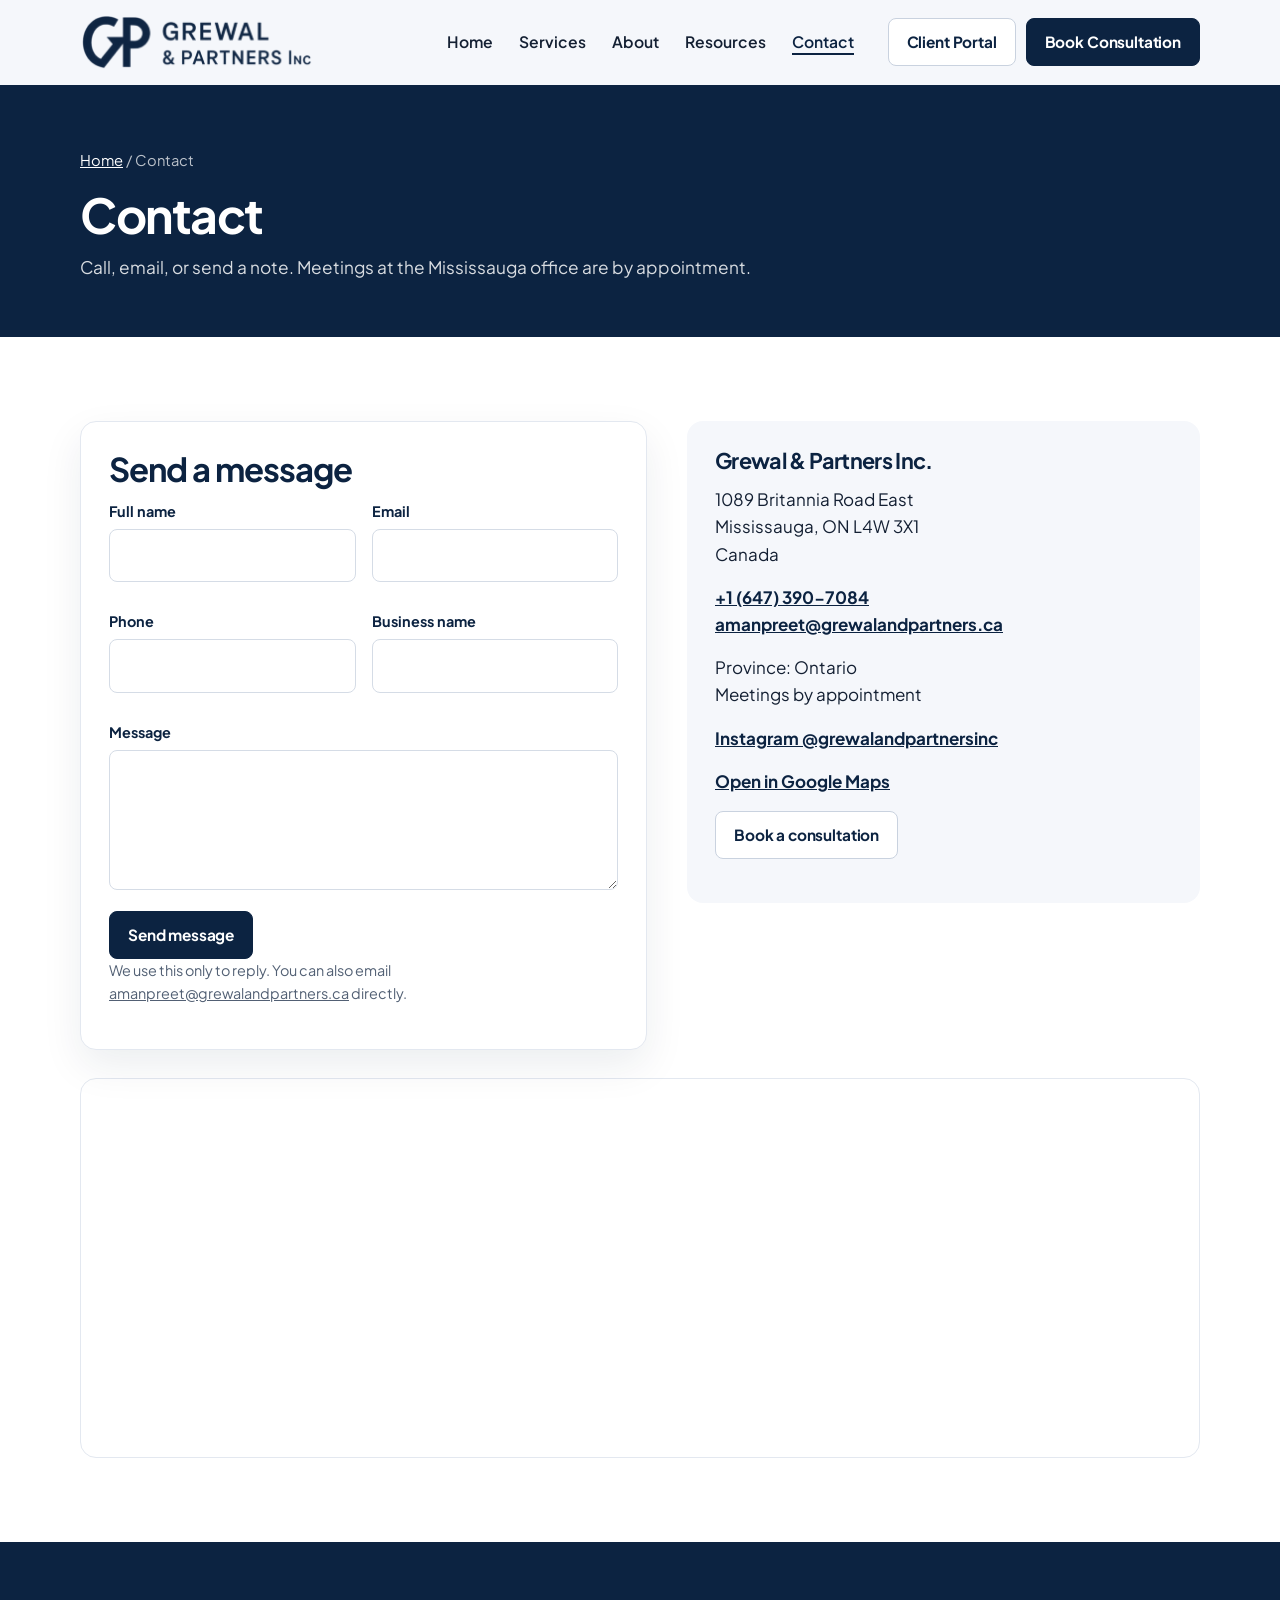
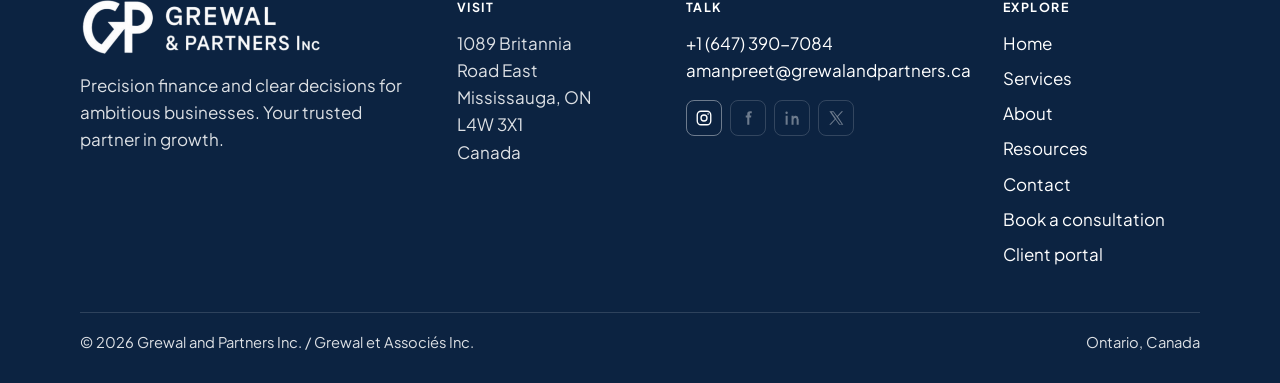
<file: contact.html>
<!DOCTYPE html>
<html lang="en-CA">
<head>
  <meta charset="utf-8">
  <meta name="viewport" content="width=device-width, initial-scale=1">
  <title>Contact | Grewal &amp; Partners Inc.</title>
  <meta name="description" content="Contact Grewal &amp; Partners Inc. at 1089 Britannia Rd E, Mississauga, ON L4W 3X1, or call +1 (647) 390-7084.">
  <link rel="canonical" href="https://threeprotech.github.io/grewalandpartners/contact.html">
  <meta property="og:title" content="Contact | Grewal &amp; Partners Inc.">
  <meta property="og:description" content="Mississauga office, phone, and email for Grewal &amp; Partners Inc.">
  <meta property="og:type" content="website">
  <meta property="og:url" content="https://threeprotech.github.io/grewalandpartners/contact.html">
  <meta name="theme-color" content="#0c2341">
  <meta name="geo.region" content="CA-ON">
  <meta name="geo.placename" content="Mississauga">
  <link rel="icon" href="assets/favicon.png" type="image/png">
  <link rel="preconnect" href="https://fonts.googleapis.com">
  <link rel="preconnect" href="https://fonts.gstatic.com" crossorigin>
  <link href="https://fonts.googleapis.com/css2?family=Plus+Jakarta+Sans:wght@400;500;600;700;800&display=swap" rel="stylesheet">
  <link rel="stylesheet" href="css/styles.css">
</head>
<body data-page="contact">
  <a class="skip" href="#main">Skip to content</a>
  <header class="site-header">
    <div class="wrap header-inner">
      <a class="brand" href="index.html" aria-label="Grewal and Partners Inc. home">
        <img class="logo" src="assets/logo-navy.png" alt="">
      </a>
      <button class="menu-btn" id="menu-btn" aria-expanded="false" aria-controls="site-nav">
        <span class="sr-only">Open menu</span>
        <span class="burger" aria-hidden="true"></span>
      </button>
      <nav class="nav" id="site-nav" aria-label="Primary">
        <a href="index.html" data-nav="home">Home</a>
        <a href="services.html" data-nav="services">Services</a>
        <a href="about.html" data-nav="about">About</a>
        <a href="resources.html" data-nav="resources">Resources</a>
        <a href="contact.html" data-nav="contact">Contact</a>
        <div class="nav-cta">
          <a class="btn btn-outline" href="portal.html">Client Portal</a>
          <a class="btn btn-solid" href="consultation.html">Book Consultation</a>
        </div>
      </nav>
    </div>
  </header>

  <main id="main">
    <section class="page-hero">
      <div class="wrap">
        <p class="crumb"><a href="index.html">Home</a> / Contact</p>
        <h1>Contact</h1>
        <p class="lede">Call, email, or send a note. Meetings at the Mississauga office are by appointment.</p>
      </div>
    </section>

    <section class="section">
      <div class="wrap contact-grid">
        <form class="form-card" action="https://formsubmit.co/amanpreet@grewalandpartners.ca" method="POST">
          <h2>Send a message</h2>
          <input type="hidden" name="_subject" value="Website enquiry — Grewal &amp; Partners">
          <input type="hidden" name="_captcha" value="false">
          <input type="hidden" name="_template" value="table">
          <input type="hidden" name="_next" value="https://threeprotech.github.io/grewalandpartners/thanks.html?from=contact">
          <input type="text" name="_honey" tabindex="-1" autocomplete="off" class="sr-only" aria-hidden="true">
          <div class="form-grid">
            <div class="form-row">
              <label for="name">Full name</label>
              <input id="name" name="name" type="text" autocomplete="name" required>
            </div>
            <div class="form-row">
              <label for="email">Email</label>
              <input id="email" name="email" type="email" autocomplete="email" required>
            </div>
            <div class="form-row">
              <label for="phone">Phone</label>
              <input id="phone" name="phone" type="tel" autocomplete="tel">
            </div>
            <div class="form-row">
              <label for="company">Business name</label>
              <input id="company" name="business" type="text" autocomplete="organization">
            </div>
            <div class="form-row span-2">
              <label for="message">Message</label>
              <textarea id="message" name="message" required></textarea>
            </div>
          </div>
          <button class="btn btn-solid" type="submit">Send message</button>
          <p class="fine">We use this only to reply. You can also email <a href="mailto:amanpreet@grewalandpartners.ca">amanpreet@grewalandpartners.ca</a> directly.</p>
        </form>
        <aside class="facts">
          <h2>Grewal &amp; Partners Inc.</h2>
          <p>1089 Britannia Road East<br>Mississauga, ON L4W 3X1<br>Canada</p>
          <p><a href="tel:+16473907084">+1 (647) 390-7084</a><br>
            <a href="mailto:amanpreet@grewalandpartners.ca">amanpreet@grewalandpartners.ca</a></p>
          <p>Province: Ontario<br>Meetings by appointment</p>
          <p><a href="https://www.instagram.com/grewalandpartnersinc/" target="_blank" rel="noopener">Instagram @grewalandpartnersinc</a></p>
          <p><a href="https://maps.google.com/?q=1089+Britannia+Road+East,+Mississauga,+ON+L4W+3X1" target="_blank" rel="noopener">Open in Google Maps</a></p>
          <p><a class="btn btn-outline" href="consultation.html">Book a consultation</a></p>
        </aside>
      </div>
      <div class="wrap">
        <div class="map">
          <iframe title="Map of 1089 Britannia Road East, Mississauga" loading="lazy" referrerpolicy="no-referrer-when-downgrade" src="https://maps.google.com/maps?q=1089%20Britannia%20Road%20East%2C%20Mississauga%2C%20ON%20L4W%203X1&amp;z=15&amp;output=embed"></iframe>
        </div>
      </div>
    </section>
  </main>

  <footer class="site-footer">
    <div class="wrap footer-grid">
      <div>
        <a class="brand" href="index.html">
          <img class="logo" src="assets/logo.png" alt="Grewal &amp; Partners Inc.">
        </a>
        <p class="footer-tag">Precision finance and clear decisions for ambitious businesses. Your trusted partner in growth.</p>
      </div>
      <div>
        <p class="footer-label">Visit</p>
        <p>1089 Britannia Road East<br>Mississauga, ON L4W 3X1<br>Canada</p>
      </div>
      <div>
        <p class="footer-label">Talk</p>
        <p><a href="tel:+16473907084">+1 (647) 390-7084</a><br>
          <a href="mailto:amanpreet@grewalandpartners.ca">amanpreet@grewalandpartners.ca</a></p>
        <ul class="socials" aria-label="Social media">
          <li><a href="https://www.instagram.com/grewalandpartnersinc/" target="_blank" rel="noopener" aria-label="Instagram"><svg viewBox="0 0 24 24" aria-hidden="true" fill="none" stroke="currentColor" stroke-width="1.8"><rect x="3" y="3" width="18" height="18" rx="5"/><circle cx="12" cy="12" r="4"/><circle cx="17.5" cy="6.5" r="1" fill="currentColor" stroke="none"/></svg></a></li>
          <li><span class="social is-idle" role="img" aria-label="Facebook"><svg viewBox="0 0 24 24" aria-hidden="true" fill="currentColor"><path d="M14.5 8.5V6.2c0-.6.4-.7.7-.7H17V3h-2.3C12.2 3 11 4.4 11 6.6v1.9H9v2.7h2V21h2.8v-9.8h2.3l.3-2.7h-2.6z"/></svg></span></li>
          <li><span class="social is-idle" role="img" aria-label="LinkedIn"><svg viewBox="0 0 24 24" aria-hidden="true" fill="currentColor"><path d="M6.2 9H3.5v12h2.7V9zM4.8 3.4A1.6 1.6 0 1 0 4.8 6.6 1.6 1.6 0 0 0 4.8 3.4zM20.5 13.4c0-2.9-1.5-4.3-3.6-4.3-1.6 0-2.4.9-2.8 1.5V9.1H11.4V21h2.7v-5.9c0-1.6.3-3.1 2.2-3.1s1.9 1.8 1.9 3.2V21h2.7v-7.6z"/></svg></span></li>
          <li><span class="social is-idle" role="img" aria-label="X"><svg viewBox="0 0 24 24" aria-hidden="true" fill="currentColor"><path d="M14.6 10.4 21.4 3h-2l-5.8 6.4L8.7 3H3.2l7.2 10.2L3 21h2l6.3-7 4.9 7h5.5l-7.1-10.6zm-2.2 2.5-.7-1L6.2 4.4h2.3l4.4 6.2.7 1 6.1 8.6h-2.3l-4.8-6.3z"/></svg></span></li>
        </ul>
      </div>
      <div>
        <p class="footer-label">Explore</p>
        <ul class="footer-links">
          <li><a href="index.html">Home</a></li>
          <li><a href="services.html">Services</a></li>
          <li><a href="about.html">About</a></li>
          <li><a href="resources.html">Resources</a></li>
          <li><a href="contact.html">Contact</a></li>
          <li><a href="consultation.html">Book a consultation</a></li>
          <li><a href="portal.html">Client portal</a></li>
        </ul>
      </div>
    </div>
    <div class="wrap footer-base">
      <p>© 2026 Grewal and Partners Inc. / Grewal et Associés Inc.</p>
      <p>Ontario, Canada</p>
    </div>
  </footer>
  <script src="js/main.js"></script>
</body>
</html>
</file>
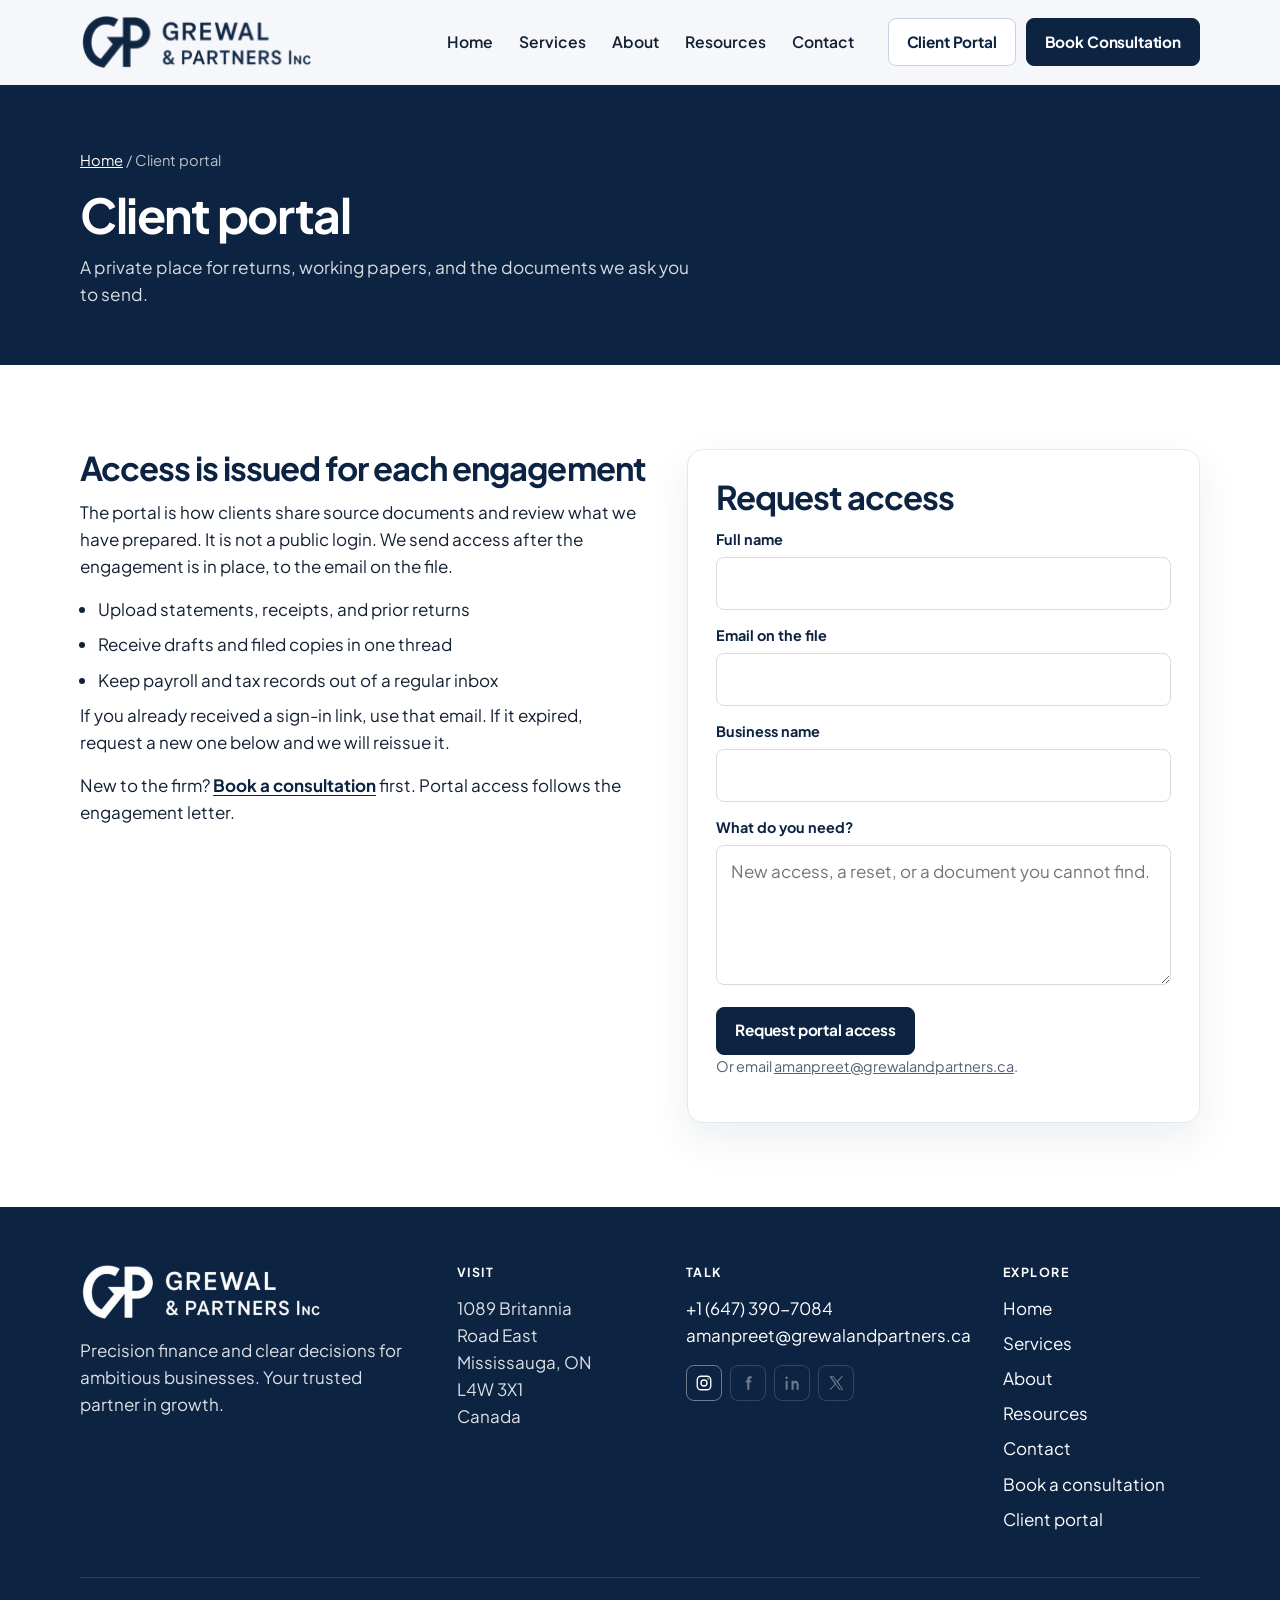
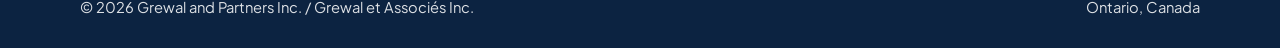
<file: portal.html>
<!DOCTYPE html>
<html lang="en-CA">
<head>
  <meta charset="utf-8">
  <meta name="viewport" content="width=device-width, initial-scale=1">
  <title>Client Portal | Grewal &amp; Partners Inc.</title>
  <meta name="description" content="Request secure client portal access from Grewal &amp; Partners Inc. for documents, returns, and working papers.">
  <link rel="canonical" href="https://threeprotech.github.io/grewalandpartners/portal.html">
  <meta property="og:title" content="Client Portal | Grewal &amp; Partners Inc.">
  <meta property="og:description" content="Request access to share documents with the firm.">
  <meta property="og:type" content="website">
  <meta property="og:url" content="https://threeprotech.github.io/grewalandpartners/portal.html">
  <meta name="theme-color" content="#0c2341">
  <link rel="icon" href="assets/favicon.png" type="image/png">
  <link rel="preconnect" href="https://fonts.googleapis.com">
  <link rel="preconnect" href="https://fonts.gstatic.com" crossorigin>
  <link href="https://fonts.googleapis.com/css2?family=Plus+Jakarta+Sans:wght@400;500;600;700;800&display=swap" rel="stylesheet">
  <link rel="stylesheet" href="css/styles.css">
</head>
<body data-page="portal">
  <a class="skip" href="#main">Skip to content</a>
  <header class="site-header">
    <div class="wrap header-inner">
      <a class="brand" href="index.html" aria-label="Grewal and Partners Inc. home">
        <img class="logo" src="assets/logo-navy.png" alt="">
      </a>
      <button class="menu-btn" id="menu-btn" aria-expanded="false" aria-controls="site-nav">
        <span class="sr-only">Open menu</span>
        <span class="burger" aria-hidden="true"></span>
      </button>
      <nav class="nav" id="site-nav" aria-label="Primary">
        <a href="index.html" data-nav="home">Home</a>
        <a href="services.html" data-nav="services">Services</a>
        <a href="about.html" data-nav="about">About</a>
        <a href="resources.html" data-nav="resources">Resources</a>
        <a href="contact.html" data-nav="contact">Contact</a>
        <div class="nav-cta">
          <a class="btn btn-outline" href="portal.html">Client Portal</a>
          <a class="btn btn-solid" href="consultation.html">Book Consultation</a>
        </div>
      </nav>
    </div>
  </header>

  <main id="main">
    <section class="page-hero">
      <div class="wrap">
        <p class="crumb"><a href="index.html">Home</a> / Client portal</p>
        <h1>Client portal</h1>
        <p class="lede">A private place for returns, working papers, and the documents we ask you to send.</p>
      </div>
    </section>

    <section class="section">
      <div class="wrap split">
        <div>
          <h2>Access is issued for each engagement</h2>
          <p>The portal is how clients share source documents and review what we have prepared. It is not a public login. We send access after the engagement is in place, to the email on the file.</p>
          <ul class="portal-list">
            <li>Upload statements, receipts, and prior returns</li>
            <li>Receive drafts and filed copies in one thread</li>
            <li>Keep payroll and tax records out of a regular inbox</li>
          </ul>
          <p>If you already received a sign-in link, use that email. If it expired, request a new one below and we will reissue it.</p>
          <p>New to the firm? <a class="text-link" href="consultation.html">Book a consultation</a> first. Portal access follows the engagement letter.</p>
        </div>
        <form class="form-card" action="https://formsubmit.co/amanpreet@grewalandpartners.ca" method="POST">
          <h2>Request access</h2>
          <input type="hidden" name="_subject" value="Portal access request — Grewal &amp; Partners">
          <input type="hidden" name="_captcha" value="false">
          <input type="hidden" name="_template" value="table">
          <input type="hidden" name="_next" value="https://threeprotech.github.io/grewalandpartners/thanks.html?from=portal">
          <input type="text" name="_honey" tabindex="-1" autocomplete="off" class="sr-only" aria-hidden="true">
          <div class="form-row">
            <label for="name">Full name</label>
            <input id="name" name="name" type="text" autocomplete="name" required>
          </div>
          <div class="form-row">
            <label for="email">Email on the file</label>
            <input id="email" name="email" type="email" autocomplete="email" required>
          </div>
          <div class="form-row">
            <label for="company">Business name</label>
            <input id="company" name="business" type="text" autocomplete="organization" required>
          </div>
          <div class="form-row">
            <label for="need">What do you need?</label>
            <textarea id="need" name="request" required placeholder="New access, a reset, or a document you cannot find."></textarea>
          </div>
          <button class="btn btn-solid" type="submit">Request portal access</button>
          <p class="fine">Or email <a href="mailto:amanpreet@grewalandpartners.ca">amanpreet@grewalandpartners.ca</a>.</p>
        </form>
      </div>
    </section>
  </main>

  <footer class="site-footer">
    <div class="wrap footer-grid">
      <div>
        <a class="brand" href="index.html">
          <img class="logo" src="assets/logo.png" alt="Grewal &amp; Partners Inc.">
        </a>
        <p class="footer-tag">Precision finance and clear decisions for ambitious businesses. Your trusted partner in growth.</p>
      </div>
      <div>
        <p class="footer-label">Visit</p>
        <p>1089 Britannia Road East<br>Mississauga, ON L4W 3X1<br>Canada</p>
      </div>
      <div>
        <p class="footer-label">Talk</p>
        <p><a href="tel:+16473907084">+1 (647) 390-7084</a><br>
          <a href="mailto:amanpreet@grewalandpartners.ca">amanpreet@grewalandpartners.ca</a></p>
        <ul class="socials" aria-label="Social media">
          <li><a href="https://www.instagram.com/grewalandpartnersinc/" target="_blank" rel="noopener" aria-label="Instagram"><svg viewBox="0 0 24 24" aria-hidden="true" fill="none" stroke="currentColor" stroke-width="1.8"><rect x="3" y="3" width="18" height="18" rx="5"/><circle cx="12" cy="12" r="4"/><circle cx="17.5" cy="6.5" r="1" fill="currentColor" stroke="none"/></svg></a></li>
          <li><span class="social is-idle" role="img" aria-label="Facebook"><svg viewBox="0 0 24 24" aria-hidden="true" fill="currentColor"><path d="M14.5 8.5V6.2c0-.6.4-.7.7-.7H17V3h-2.3C12.2 3 11 4.4 11 6.6v1.9H9v2.7h2V21h2.8v-9.8h2.3l.3-2.7h-2.6z"/></svg></span></li>
          <li><span class="social is-idle" role="img" aria-label="LinkedIn"><svg viewBox="0 0 24 24" aria-hidden="true" fill="currentColor"><path d="M6.2 9H3.5v12h2.7V9zM4.8 3.4A1.6 1.6 0 1 0 4.8 6.6 1.6 1.6 0 0 0 4.8 3.4zM20.5 13.4c0-2.9-1.5-4.3-3.6-4.3-1.6 0-2.4.9-2.8 1.5V9.1H11.4V21h2.7v-5.9c0-1.6.3-3.1 2.2-3.1s1.9 1.8 1.9 3.2V21h2.7v-7.6z"/></svg></span></li>
          <li><span class="social is-idle" role="img" aria-label="X"><svg viewBox="0 0 24 24" aria-hidden="true" fill="currentColor"><path d="M14.6 10.4 21.4 3h-2l-5.8 6.4L8.7 3H3.2l7.2 10.2L3 21h2l6.3-7 4.9 7h5.5l-7.1-10.6zm-2.2 2.5-.7-1L6.2 4.4h2.3l4.4 6.2.7 1 6.1 8.6h-2.3l-4.8-6.3z"/></svg></span></li>
        </ul>
      </div>
      <div>
        <p class="footer-label">Explore</p>
        <ul class="footer-links">
          <li><a href="index.html">Home</a></li>
          <li><a href="services.html">Services</a></li>
          <li><a href="about.html">About</a></li>
          <li><a href="resources.html">Resources</a></li>
          <li><a href="contact.html">Contact</a></li>
          <li><a href="consultation.html">Book a consultation</a></li>
          <li><a href="portal.html">Client portal</a></li>
        </ul>
      </div>
    </div>
    <div class="wrap footer-base">
      <p>© 2026 Grewal and Partners Inc. / Grewal et Associés Inc.</p>
      <p>Ontario, Canada</p>
    </div>
  </footer>
  <script src="js/main.js"></script>
</body>
</html>
</file>
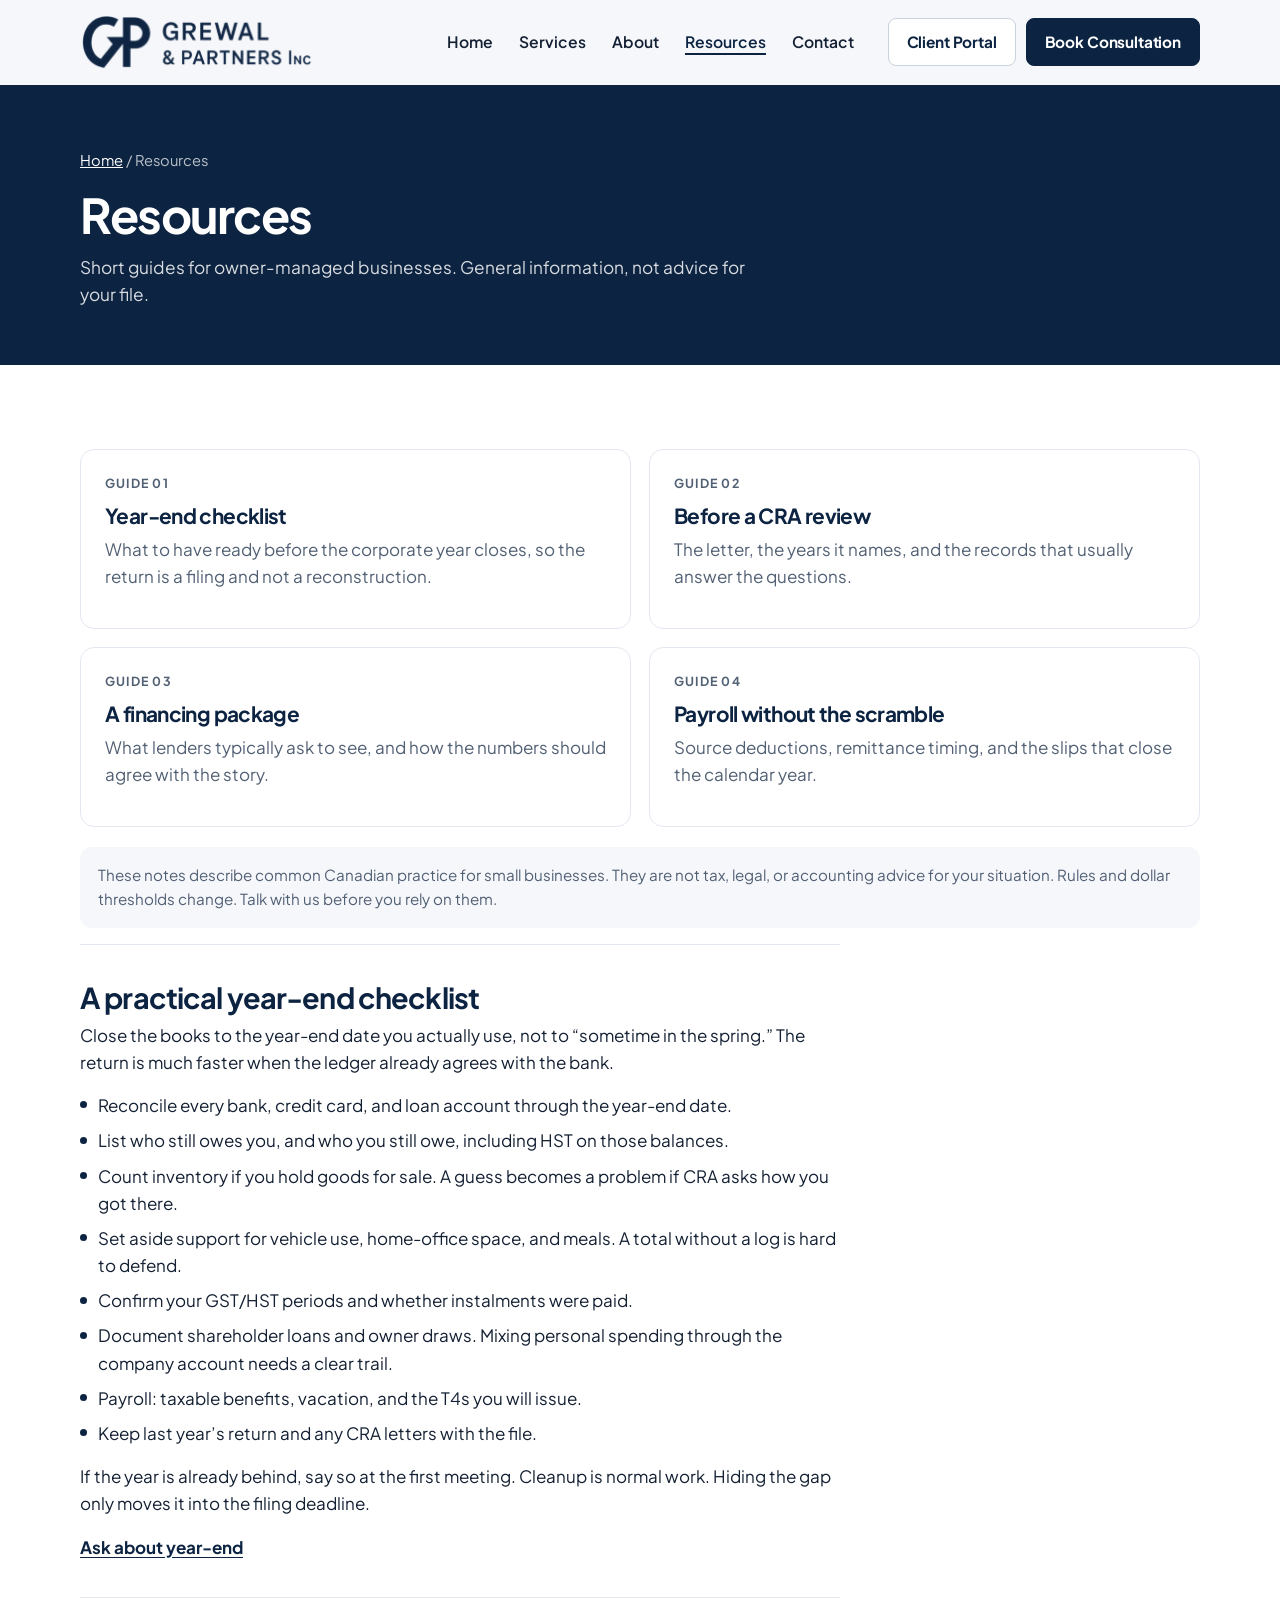
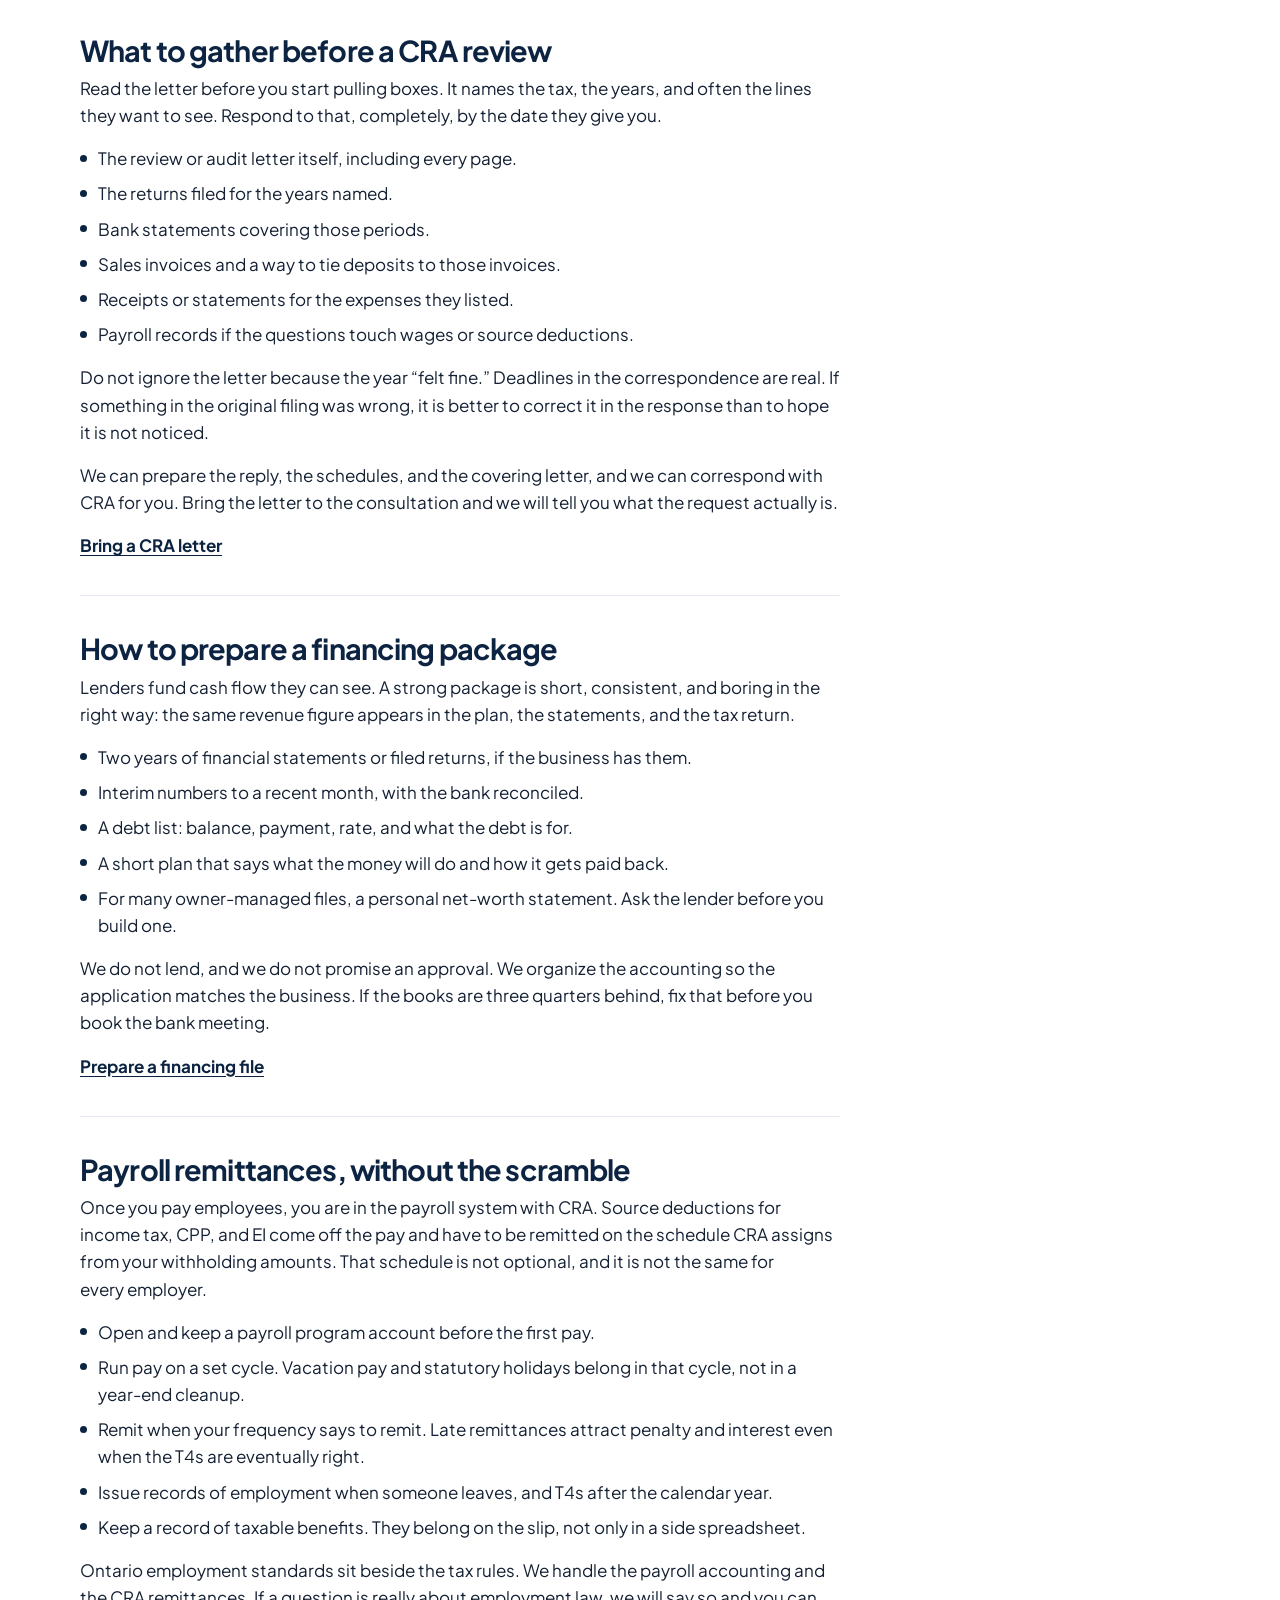
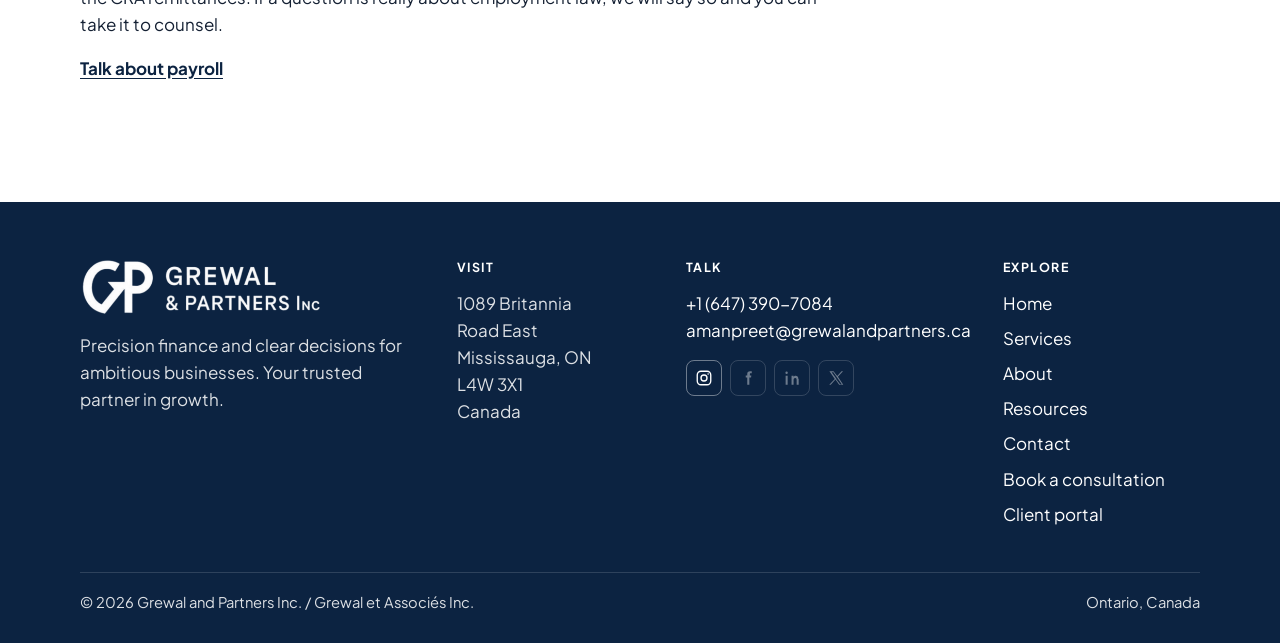
<file: resources.html>
<!DOCTYPE html>
<html lang="en-CA">
<head>
  <meta charset="utf-8">
  <meta name="viewport" content="width=device-width, initial-scale=1">
  <title>Resources | Grewal &amp; Partners Inc.</title>
  <meta name="description" content="Practical guides for Canadian business owners on year-end, CRA reviews, financing packages, and payroll remittances.">
  <link rel="canonical" href="https://threeprotech.github.io/grewalandpartners/resources.html">
  <meta property="og:title" content="Resources | Grewal &amp; Partners Inc.">
  <meta property="og:description" content="Short guides for owner-managed businesses in Canada.">
  <meta property="og:type" content="website">
  <meta property="og:url" content="https://threeprotech.github.io/grewalandpartners/resources.html">
  <meta name="theme-color" content="#0c2341">
  <link rel="icon" href="assets/favicon.png" type="image/png">
  <link rel="preconnect" href="https://fonts.googleapis.com">
  <link rel="preconnect" href="https://fonts.gstatic.com" crossorigin>
  <link href="https://fonts.googleapis.com/css2?family=Plus+Jakarta+Sans:wght@400;500;600;700;800&display=swap" rel="stylesheet">
  <link rel="stylesheet" href="css/styles.css">
</head>
<body data-page="resources">
  <a class="skip" href="#main">Skip to content</a>
  <header class="site-header">
    <div class="wrap header-inner">
      <a class="brand" href="index.html" aria-label="Grewal and Partners Inc. home">
        <img class="logo" src="assets/logo-navy.png" alt="">
      </a>
      <button class="menu-btn" id="menu-btn" aria-expanded="false" aria-controls="site-nav">
        <span class="sr-only">Open menu</span>
        <span class="burger" aria-hidden="true"></span>
      </button>
      <nav class="nav" id="site-nav" aria-label="Primary">
        <a href="index.html" data-nav="home">Home</a>
        <a href="services.html" data-nav="services">Services</a>
        <a href="about.html" data-nav="about">About</a>
        <a href="resources.html" data-nav="resources">Resources</a>
        <a href="contact.html" data-nav="contact">Contact</a>
        <div class="nav-cta">
          <a class="btn btn-outline" href="portal.html">Client Portal</a>
          <a class="btn btn-solid" href="consultation.html">Book Consultation</a>
        </div>
      </nav>
    </div>
  </header>

  <main id="main">
    <section class="page-hero">
      <div class="wrap">
        <p class="crumb"><a href="index.html">Home</a> / Resources</p>
        <h1>Resources</h1>
        <p class="lede">Short guides for owner-managed businesses. General information, not advice for your file.</p>
      </div>
    </section>

    <section class="section">
      <div class="wrap">
        <div class="guide-grid">
          <a class="guide-card" href="#year-end">
            <span>Guide 01</span>
            <h2>Year-end checklist</h2>
            <p>What to have ready before the corporate year closes, so the return is a filing and not a reconstruction.</p>
          </a>
          <a class="guide-card" href="#cra-review">
            <span>Guide 02</span>
            <h2>Before a CRA review</h2>
            <p>The letter, the years it names, and the records that usually answer the questions.</p>
          </a>
          <a class="guide-card" href="#financing-file">
            <span>Guide 03</span>
            <h2>A financing package</h2>
            <p>What lenders typically ask to see, and how the numbers should agree with the story.</p>
          </a>
          <a class="guide-card" href="#payroll">
            <span>Guide 04</span>
            <h2>Payroll without the scramble</h2>
            <p>Source deductions, remittance timing, and the slips that close the calendar year.</p>
          </a>
        </div>
        <p class="note">These notes describe common Canadian practice for small businesses. They are not tax, legal, or accounting advice for your situation. Rules and dollar thresholds change. Talk with us before you rely on them.</p>

        <article class="guide" id="year-end">
          <h2>A practical year-end checklist</h2>
          <p>Close the books to the year-end date you actually use, not to “sometime in the spring.” The return is much faster when the ledger already agrees with the bank.</p>
          <ul class="ticks">
            <li>Reconcile every bank, credit card, and loan account through the year-end date.</li>
            <li>List who still owes you, and who you still owe, including HST on those balances.</li>
            <li>Count inventory if you hold goods for sale. A guess becomes a problem if CRA asks how you got there.</li>
            <li>Set aside support for vehicle use, home-office space, and meals. A total without a log is hard to defend.</li>
            <li>Confirm your GST/HST periods and whether instalments were paid.</li>
            <li>Document shareholder loans and owner draws. Mixing personal spending through the company account needs a clear trail.</li>
            <li>Payroll: taxable benefits, vacation, and the T4s you will issue.</li>
            <li>Keep last year’s return and any CRA letters with the file.</li>
          </ul>
          <p>If the year is already behind, say so at the first meeting. Cleanup is normal work. Hiding the gap only moves it into the filing deadline.</p>
          <a class="text-link" href="consultation.html?service=tax-compliance">Ask about year-end</a>
        </article>

        <article class="guide" id="cra-review">
          <h2>What to gather before a CRA review</h2>
          <p>Read the letter before you start pulling boxes. It names the tax, the years, and often the lines they want to see. Respond to that, completely, by the date they give you.</p>
          <ul class="ticks">
            <li>The review or audit letter itself, including every page.</li>
            <li>The returns filed for the years named.</li>
            <li>Bank statements covering those periods.</li>
            <li>Sales invoices and a way to tie deposits to those invoices.</li>
            <li>Receipts or statements for the expenses they listed.</li>
            <li>Payroll records if the questions touch wages or source deductions.</li>
          </ul>
          <p>Do not ignore the letter because the year “felt fine.” Deadlines in the correspondence are real. If something in the original filing was wrong, it is better to correct it in the response than to hope it is not noticed.</p>
          <p>We can prepare the reply, the schedules, and the covering letter, and we can correspond with CRA for you. Bring the letter to the consultation and we will tell you what the request actually is.</p>
          <a class="text-link" href="consultation.html?service=cra-disputes">Bring a CRA letter</a>
        </article>

        <article class="guide" id="financing-file">
          <h2>How to prepare a financing package</h2>
          <p>Lenders fund cash flow they can see. A strong package is short, consistent, and boring in the right way: the same revenue figure appears in the plan, the statements, and the tax return.</p>
          <ul class="ticks">
            <li>Two years of financial statements or filed returns, if the business has them.</li>
            <li>Interim numbers to a recent month, with the bank reconciled.</li>
            <li>A debt list: balance, payment, rate, and what the debt is for.</li>
            <li>A short plan that says what the money will do and how it gets paid back.</li>
            <li>For many owner-managed files, a personal net-worth statement. Ask the lender before you build one.</li>
          </ul>
          <p>We do not lend, and we do not promise an approval. We organize the accounting so the application matches the business. If the books are three quarters behind, fix that before you book the bank meeting.</p>
          <a class="text-link" href="consultation.html?service=financing">Prepare a financing file</a>
        </article>

        <article class="guide" id="payroll">
          <h2>Payroll remittances, without the scramble</h2>
          <p>Once you pay employees, you are in the payroll system with CRA. Source deductions for income tax, CPP, and EI come off the pay and have to be remitted on the schedule CRA assigns from your withholding amounts. That schedule is not optional, and it is not the same for every employer.</p>
          <ul class="ticks">
            <li>Open and keep a payroll program account before the first pay.</li>
            <li>Run pay on a set cycle. Vacation pay and statutory holidays belong in that cycle, not in a year-end cleanup.</li>
            <li>Remit when your frequency says to remit. Late remittances attract penalty and interest even when the T4s are eventually right.</li>
            <li>Issue records of employment when someone leaves, and T4s after the calendar year.</li>
            <li>Keep a record of taxable benefits. They belong on the slip, not only in a side spreadsheet.</li>
          </ul>
          <p>Ontario employment standards sit beside the tax rules. We handle the payroll accounting and the CRA remittances. If a question is really about employment law, we will say so and you can take it to counsel.</p>
          <a class="text-link" href="consultation.html?service=payroll">Talk about payroll</a>
        </article>
      </div>
    </section>
  </main>

  <footer class="site-footer">
    <div class="wrap footer-grid">
      <div>
        <a class="brand" href="index.html">
          <img class="logo" src="assets/logo.png" alt="Grewal &amp; Partners Inc.">
        </a>
        <p class="footer-tag">Precision finance and clear decisions for ambitious businesses. Your trusted partner in growth.</p>
      </div>
      <div>
        <p class="footer-label">Visit</p>
        <p>1089 Britannia Road East<br>Mississauga, ON L4W 3X1<br>Canada</p>
      </div>
      <div>
        <p class="footer-label">Talk</p>
        <p><a href="tel:+16473907084">+1 (647) 390-7084</a><br>
          <a href="mailto:amanpreet@grewalandpartners.ca">amanpreet@grewalandpartners.ca</a></p>
        <ul class="socials" aria-label="Social media">
          <li><a href="https://www.instagram.com/grewalandpartnersinc/" target="_blank" rel="noopener" aria-label="Instagram"><svg viewBox="0 0 24 24" aria-hidden="true" fill="none" stroke="currentColor" stroke-width="1.8"><rect x="3" y="3" width="18" height="18" rx="5"/><circle cx="12" cy="12" r="4"/><circle cx="17.5" cy="6.5" r="1" fill="currentColor" stroke="none"/></svg></a></li>
          <li><span class="social is-idle" role="img" aria-label="Facebook"><svg viewBox="0 0 24 24" aria-hidden="true" fill="currentColor"><path d="M14.5 8.5V6.2c0-.6.4-.7.7-.7H17V3h-2.3C12.2 3 11 4.4 11 6.6v1.9H9v2.7h2V21h2.8v-9.8h2.3l.3-2.7h-2.6z"/></svg></span></li>
          <li><span class="social is-idle" role="img" aria-label="LinkedIn"><svg viewBox="0 0 24 24" aria-hidden="true" fill="currentColor"><path d="M6.2 9H3.5v12h2.7V9zM4.8 3.4A1.6 1.6 0 1 0 4.8 6.6 1.6 1.6 0 0 0 4.8 3.4zM20.5 13.4c0-2.9-1.5-4.3-3.6-4.3-1.6 0-2.4.9-2.8 1.5V9.1H11.4V21h2.7v-5.9c0-1.6.3-3.1 2.2-3.1s1.9 1.8 1.9 3.2V21h2.7v-7.6z"/></svg></span></li>
          <li><span class="social is-idle" role="img" aria-label="X"><svg viewBox="0 0 24 24" aria-hidden="true" fill="currentColor"><path d="M14.6 10.4 21.4 3h-2l-5.8 6.4L8.7 3H3.2l7.2 10.2L3 21h2l6.3-7 4.9 7h5.5l-7.1-10.6zm-2.2 2.5-.7-1L6.2 4.4h2.3l4.4 6.2.7 1 6.1 8.6h-2.3l-4.8-6.3z"/></svg></span></li>
        </ul>
      </div>
      <div>
        <p class="footer-label">Explore</p>
        <ul class="footer-links">
          <li><a href="index.html">Home</a></li>
          <li><a href="services.html">Services</a></li>
          <li><a href="about.html">About</a></li>
          <li><a href="resources.html">Resources</a></li>
          <li><a href="contact.html">Contact</a></li>
          <li><a href="consultation.html">Book a consultation</a></li>
          <li><a href="portal.html">Client portal</a></li>
        </ul>
      </div>
    </div>
    <div class="wrap footer-base">
      <p>© 2026 Grewal and Partners Inc. / Grewal et Associés Inc.</p>
      <p>Ontario, Canada</p>
    </div>
  </footer>
  <script src="js/main.js"></script>
</body>
</html>
</file>
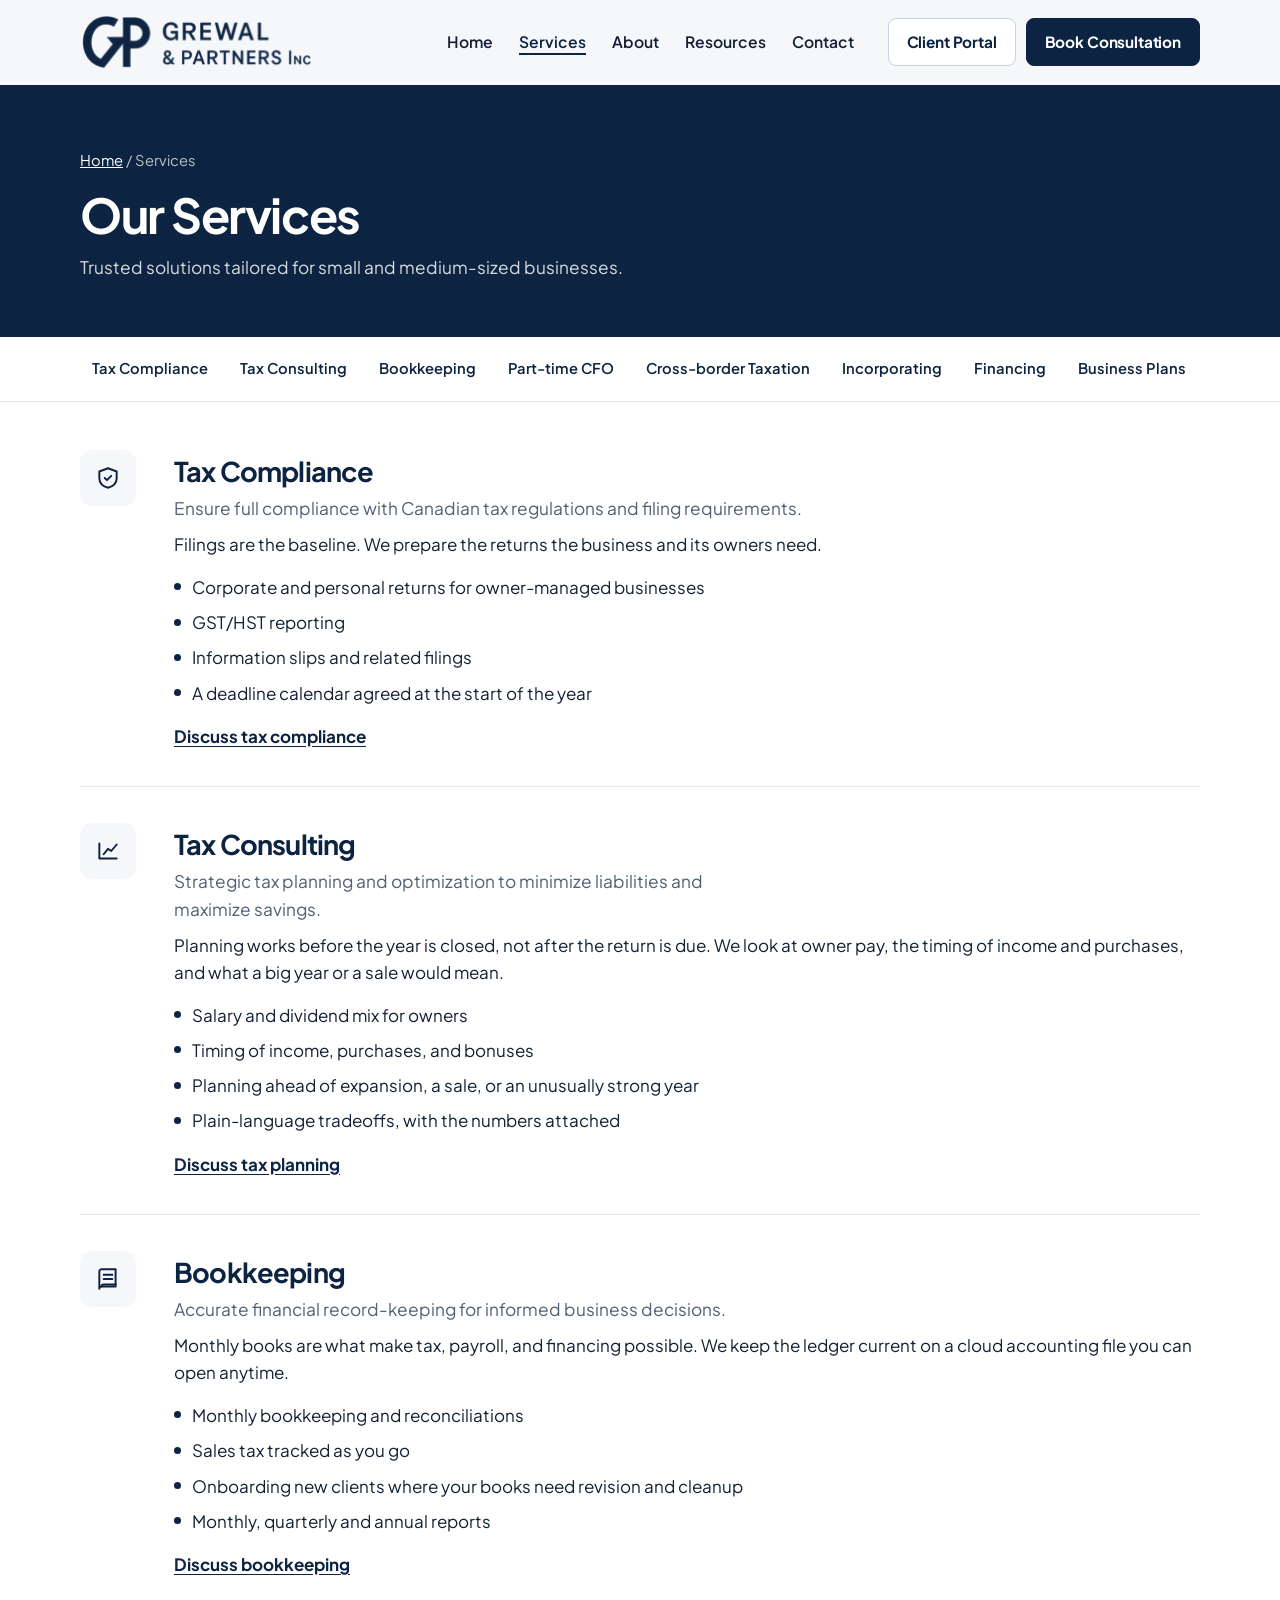
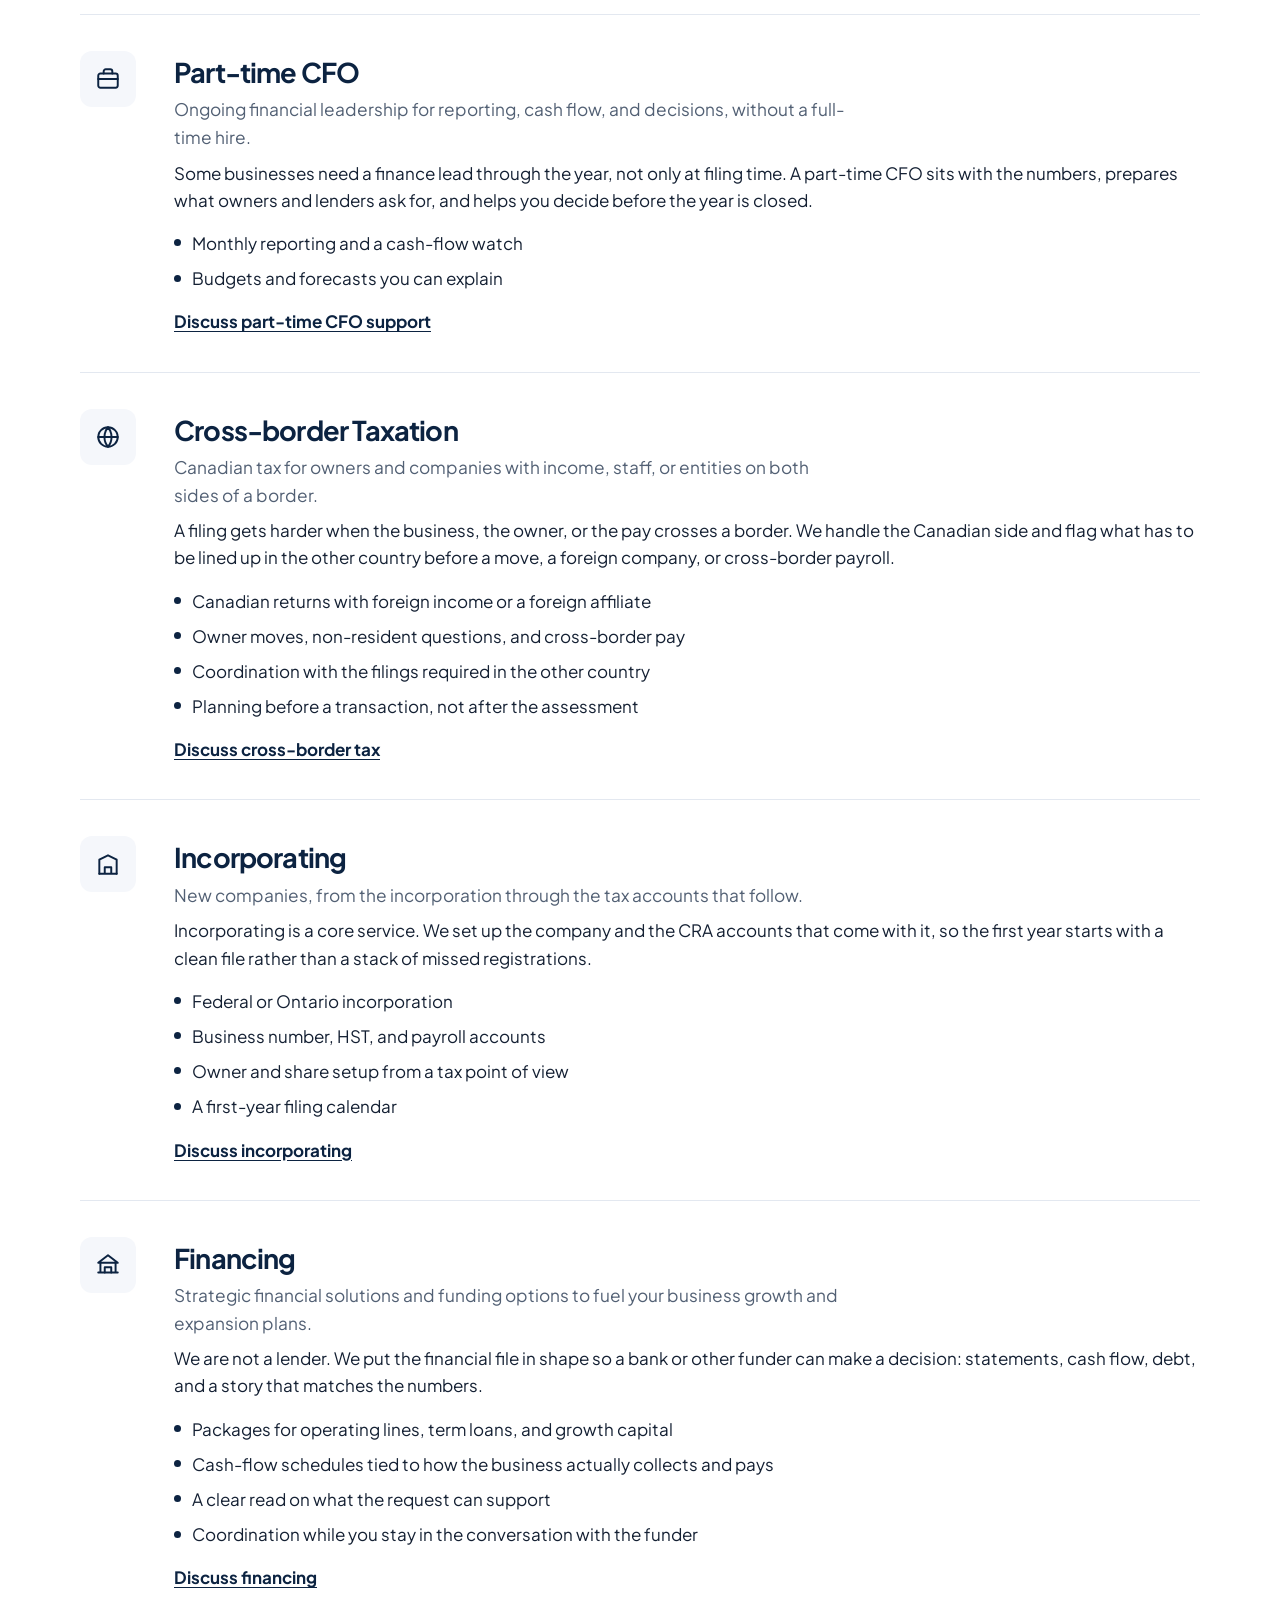
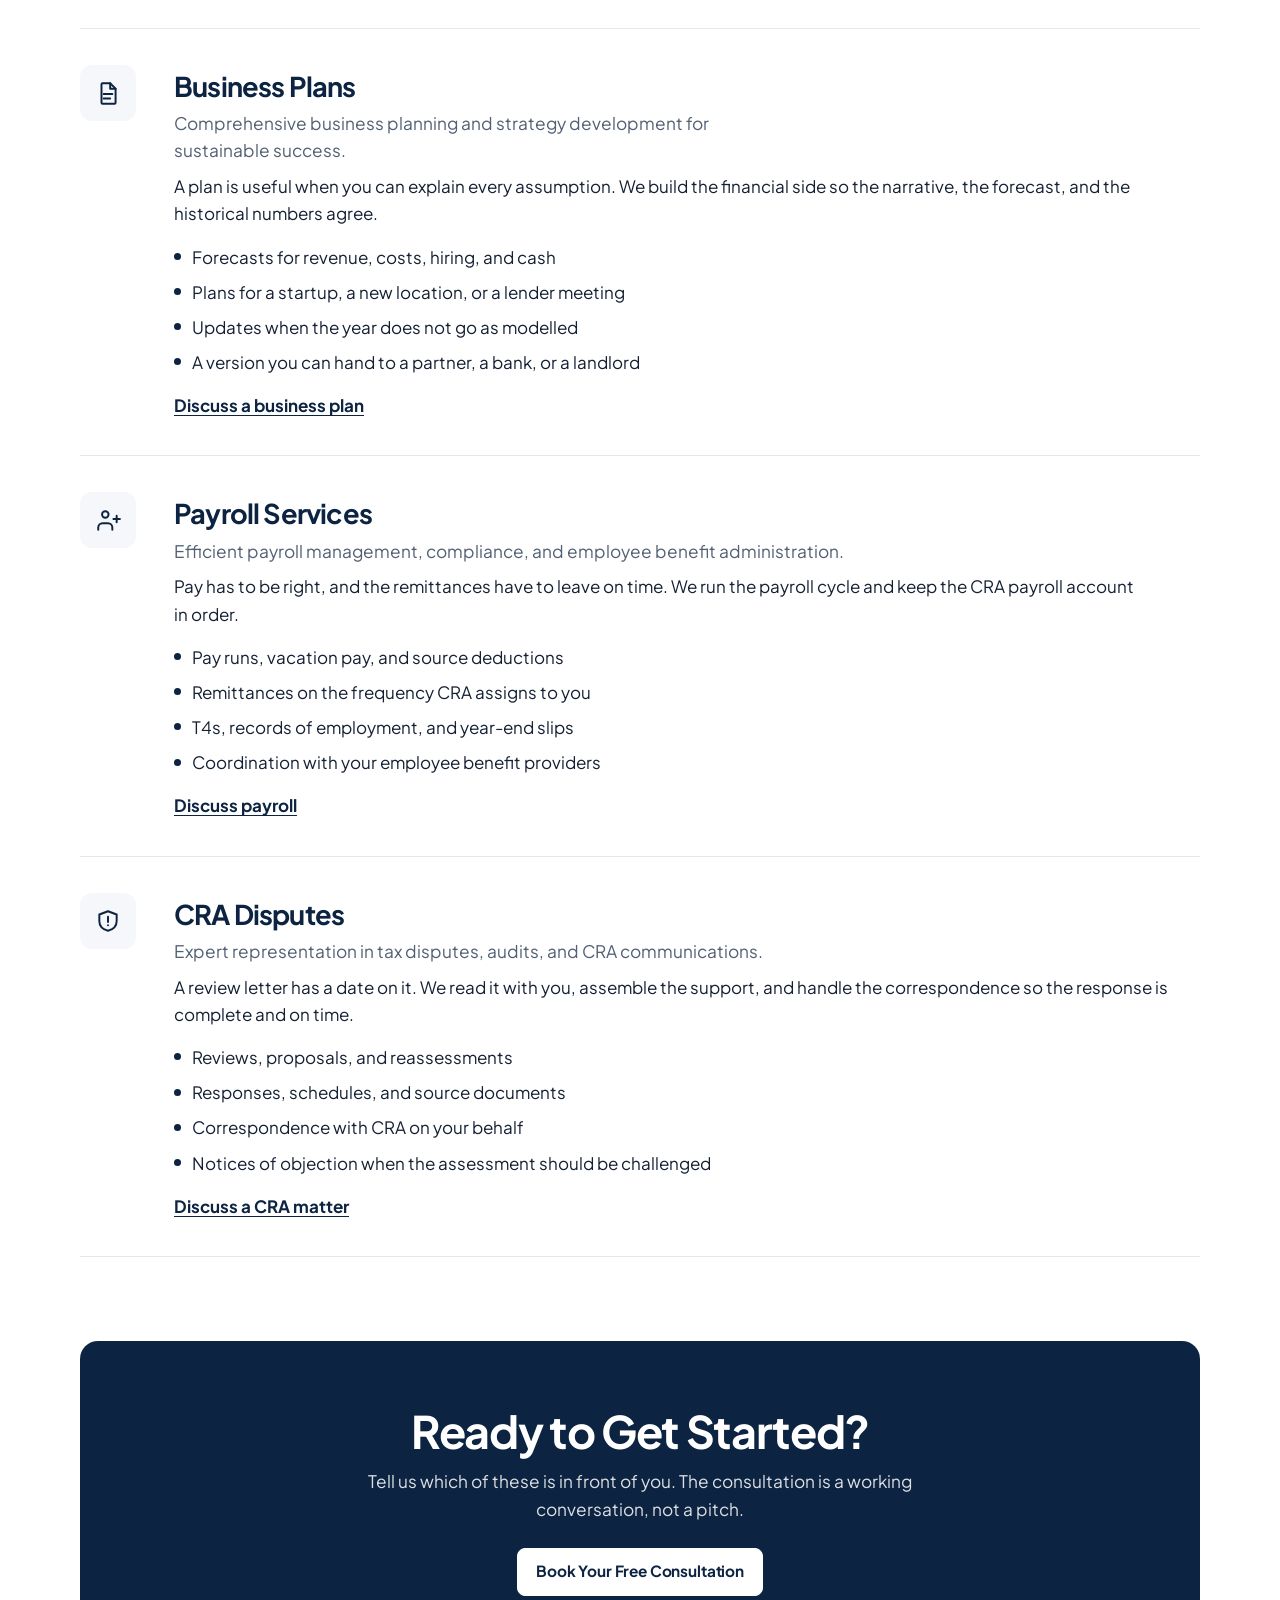
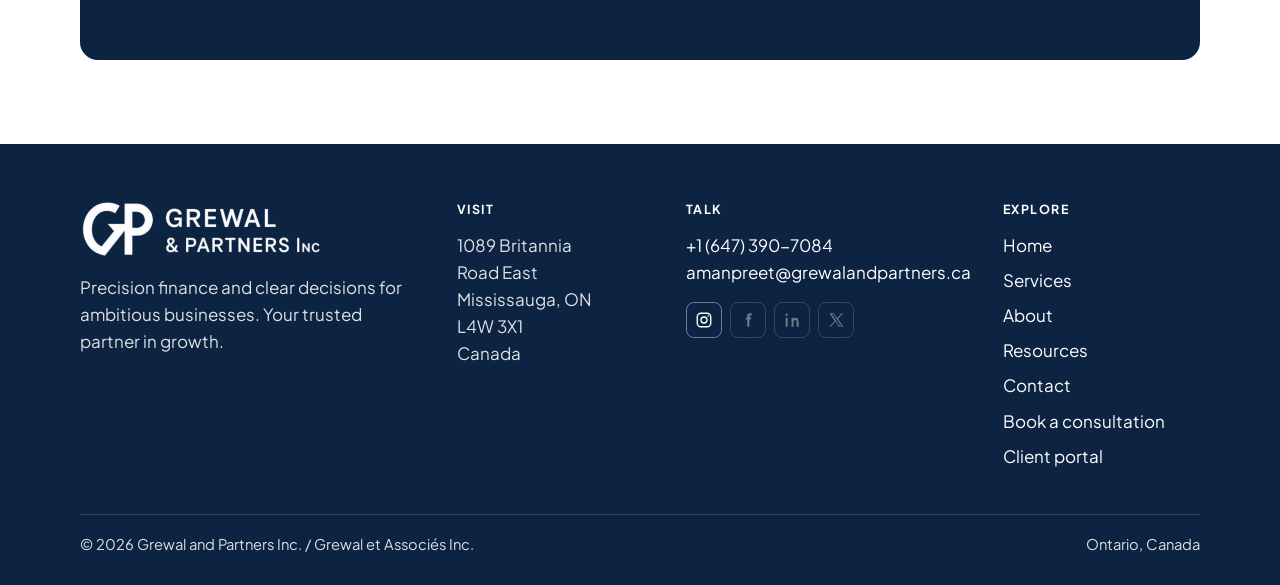
<file: services.html>
<!DOCTYPE html>
<html lang="en-CA">
<head>
  <meta charset="utf-8">
  <meta name="viewport" content="width=device-width, initial-scale=1">
  <title>Services | Grewal &amp; Partners Inc.</title>
  <meta name="description" content="Financing, business plans, payroll, tax compliance, tax consulting, CRA disputes, and bookkeeping for Canadian small and medium-sized businesses.">
  <link rel="canonical" href="https://threeprotech.github.io/grewalandpartners/services.html">
  <meta property="og:title" content="Services | Grewal &amp; Partners Inc.">
  <meta property="og:description" content="Trusted accounting and financing support for small and medium-sized businesses.">
  <meta property="og:type" content="website">
  <meta property="og:url" content="https://threeprotech.github.io/grewalandpartners/services.html">
  <meta name="theme-color" content="#0c2341">
  <link rel="icon" href="assets/favicon.png" type="image/png">
  <link rel="preconnect" href="https://fonts.googleapis.com">
  <link rel="preconnect" href="https://fonts.gstatic.com" crossorigin>
  <link href="https://fonts.googleapis.com/css2?family=Plus+Jakarta+Sans:wght@400;500;600;700;800&display=swap" rel="stylesheet">
  <link rel="stylesheet" href="css/styles.css">
</head>
<body data-page="services">
  <a class="skip" href="#main">Skip to content</a>
  <header class="site-header">
    <div class="wrap header-inner">
      <a class="brand" href="index.html" aria-label="Grewal and Partners Inc. home">
        <img class="logo" src="assets/logo-navy.png" alt="">
      </a>
      <button class="menu-btn" id="menu-btn" aria-expanded="false" aria-controls="site-nav">
        <span class="sr-only">Open menu</span>
        <span class="burger" aria-hidden="true"></span>
      </button>
      <nav class="nav" id="site-nav" aria-label="Primary">
        <a href="index.html" data-nav="home">Home</a>
        <a href="services.html" data-nav="services">Services</a>
        <a href="about.html" data-nav="about">About</a>
        <a href="resources.html" data-nav="resources">Resources</a>
        <a href="contact.html" data-nav="contact">Contact</a>
        <div class="nav-cta">
          <a class="btn btn-outline" href="portal.html">Client Portal</a>
          <a class="btn btn-solid" href="consultation.html">Book Consultation</a>
        </div>
      </nav>
    </div>
  </header>

  <main id="main">
    <section class="page-hero">
      <div class="wrap">
        <p class="crumb"><a href="index.html">Home</a> / Services</p>
        <h1>Our Services</h1>
        <p class="lede">Trusted solutions tailored for small and medium-sized businesses.</p>
      </div>
    </section>
    <div class="subnav-wrap">
      <div class="wrap subnav">
        <a href="#tax-compliance">Tax Compliance</a>
        <a href="#tax-consulting">Tax Consulting</a>
        <a href="#bookkeeping">Bookkeeping</a>
        <a href="#part-time-cfo">Part-time CFO</a>
        <a href="#cross-border">Cross-border Taxation</a>
        <a href="#incorporating">Incorporating</a>
        <a href="#financing">Financing</a>
        <a href="#business-plans">Business Plans</a>
        <a href="#payroll">Payroll</a>
        <a href="#cra-disputes">CRA Disputes</a>
      </div>
    </div>

    <section class="section" style="padding-top: 12px;">
      <div class="wrap">
        <article class="service-block" id="tax-compliance">
          <div class="icon-wrap" aria-hidden="true">
            <svg class="icon" viewBox="0 0 24 24" fill="none" stroke="currentColor" stroke-width="1.8" stroke-linecap="round" stroke-linejoin="round"><path d="M12 3l8 3v6c0 5-3.4 7.8-8 9-4.6-1.2-8-4-8-9V6l8-3z"/><path d="M9 12l2 2 4-4"/></svg>
          </div>
          <div>
            <h2>Tax Compliance</h2>
            <p class="lede">Ensure full compliance with Canadian tax regulations and filing requirements.</p>
            <p>Filings are the baseline. We prepare the returns the business and its owners need.</p>
            <ul class="ticks">
              <li>Corporate and personal returns for owner-managed businesses</li>
              <li>GST/HST reporting</li>
              <li>Information slips and related filings</li>
              <li>A deadline calendar agreed at the start of the year</li>
            </ul>
            <a class="text-link" href="consultation.html?service=tax-compliance">Discuss tax compliance</a>
          </div>
        </article>

        <article class="service-block" id="tax-consulting">
          <div class="icon-wrap" aria-hidden="true">
            <svg class="icon" viewBox="0 0 24 24" fill="none" stroke="currentColor" stroke-width="1.8" stroke-linecap="round" stroke-linejoin="round"><path d="M4 19V5M4 19h16"/><path d="M8 15l4-5 3 2 5-6"/></svg>
          </div>
          <div>
            <h2>Tax Consulting</h2>
            <p class="lede">Strategic tax planning and optimization to minimize liabilities and maximize savings.</p>
            <p>Planning works before the year is closed, not after the return is due. We look at owner pay, the timing of income and purchases, and what a big year or a sale would mean.</p>
            <ul class="ticks">
              <li>Salary and dividend mix for owners</li>
              <li>Timing of income, purchases, and bonuses</li>
              <li>Planning ahead of expansion, a sale, or an unusually strong year</li>
              <li>Plain-language tradeoffs, with the numbers attached</li>
            </ul>
            <a class="text-link" href="consultation.html?service=tax-consulting">Discuss tax planning</a>
          </div>
        </article>

        <article class="service-block" id="bookkeeping">
          <div class="icon-wrap" aria-hidden="true">
            <svg class="icon" viewBox="0 0 24 24" fill="none" stroke="currentColor" stroke-width="1.8" stroke-linecap="round" stroke-linejoin="round"><path d="M4 5a2 2 0 0 1 2-2h13v16H6a2 2 0 0 0-2 2V5z"/><path d="M6 19a2 2 0 0 1 2-2h11"/><path d="M8 8h8M8 12h8"/></svg>
          </div>
          <div>
            <h2>Bookkeeping</h2>
            <p class="lede">Accurate financial record-keeping for informed business decisions.</p>
            <p>Monthly books are what make tax, payroll, and financing possible. We keep the ledger current on a cloud accounting file you can open anytime.</p>
            <ul class="ticks">
              <li>Monthly bookkeeping and reconciliations</li>
              <li>Sales tax tracked as you go</li>
              <li>Onboarding new clients where your books need revision and cleanup</li>
              <li>Monthly, quarterly and annual reports</li>
            </ul>
            <a class="text-link" href="consultation.html?service=bookkeeping">Discuss bookkeeping</a>
          </div>
        </article>

        <article class="service-block" id="part-time-cfo">
          <div class="icon-wrap" aria-hidden="true">
            <svg class="icon" viewBox="0 0 24 24" fill="none" stroke="currentColor" stroke-width="1.8" stroke-linecap="round" stroke-linejoin="round"><rect x="3" y="7" width="18" height="13" rx="2"/><path d="M8 7V5a2 2 0 0 1 2-2h4a2 2 0 0 1 2 2v2M3 12h18"/></svg>
          </div>
          <div>
            <h2>Part-time CFO</h2>
            <p class="lede">Ongoing financial leadership for reporting, cash flow, and decisions, without a full-time hire.</p>
            <p>Some businesses need a finance lead through the year, not only at filing time. A part-time CFO sits with the numbers, prepares what owners and lenders ask for, and helps you decide before the year is closed.</p>
            <ul class="ticks">
              <li>Monthly reporting and a cash-flow watch</li>
              <li>Budgets and forecasts you can explain</li>
            </ul>
            <a class="text-link" href="consultation.html?service=part-time-cfo">Discuss part-time CFO support</a>
          </div>
        </article>

        <article class="service-block" id="cross-border">
          <div class="icon-wrap" aria-hidden="true">
            <svg class="icon" viewBox="0 0 24 24" fill="none" stroke="currentColor" stroke-width="1.8" stroke-linecap="round" stroke-linejoin="round"><circle cx="12" cy="12" r="9"/><path d="M3 12h18M12 3a14 14 0 0 1 0 18M12 3a14 14 0 0 0 0 18"/></svg>
          </div>
          <div>
            <h2>Cross-border Taxation</h2>
            <p class="lede">Canadian tax for owners and companies with income, staff, or entities on both sides of a border.</p>
            <p>A filing gets harder when the business, the owner, or the pay crosses a border. We handle the Canadian side and flag what has to be lined up in the other country before a move, a foreign company, or cross-border payroll.</p>
            <ul class="ticks">
              <li>Canadian returns with foreign income or a foreign affiliate</li>
              <li>Owner moves, non-resident questions, and cross-border pay</li>
              <li>Coordination with the filings required in the other country</li>
              <li>Planning before a transaction, not after the assessment</li>
            </ul>
            <a class="text-link" href="consultation.html?service=cross-border">Discuss cross-border tax</a>
          </div>
        </article>

        <article class="service-block" id="incorporating">
          <div class="icon-wrap" aria-hidden="true">
            <svg class="icon" viewBox="0 0 24 24" fill="none" stroke="currentColor" stroke-width="1.8" stroke-linecap="round" stroke-linejoin="round"><path d="M4 21V8l8-4 8 4v13"/><path d="M9 21v-6h6v6M4 21h16"/></svg>
          </div>
          <div>
            <h2>Incorporating</h2>
            <p class="lede">New companies, from the incorporation through the tax accounts that follow.</p>
            <p>Incorporating is a core service. We set up the company and the CRA accounts that come with it, so the first year starts with a clean file rather than a stack of missed registrations.</p>
            <ul class="ticks">
              <li>Federal or Ontario incorporation</li>
              <li>Business number, HST, and payroll accounts</li>
              <li>Owner and share setup from a tax point of view</li>
              <li>A first-year filing calendar</li>
            </ul>
            <a class="text-link" href="consultation.html?service=incorporating">Discuss incorporating</a>
          </div>
        </article>

        <article class="service-block" id="financing">
          <div class="icon-wrap" aria-hidden="true">
            <svg class="icon" viewBox="0 0 24 24" fill="none" stroke="currentColor" stroke-width="1.8" stroke-linecap="round" stroke-linejoin="round"><path d="M12 3l9 7H3l9-7z"/><path d="M5 10v9M19 10v9M3 19h18"/><path d="M9 19v-5h6v5"/></svg>
          </div>
          <div>
            <h2>Financing</h2>
            <p class="lede">Strategic financial solutions and funding options to fuel your business growth and expansion plans.</p>
            <p>We are not a lender. We put the financial file in shape so a bank or other funder can make a decision: statements, cash flow, debt, and a story that matches the numbers.</p>
            <ul class="ticks">
              <li>Packages for operating lines, term loans, and growth capital</li>
              <li>Cash-flow schedules tied to how the business actually collects and pays</li>
              <li>A clear read on what the request can support</li>
              <li>Coordination while you stay in the conversation with the funder</li>
            </ul>
            <a class="text-link" href="consultation.html?service=financing">Discuss financing</a>
          </div>
        </article>

        <article class="service-block" id="business-plans">
          <div class="icon-wrap" aria-hidden="true">
            <svg class="icon" viewBox="0 0 24 24" fill="none" stroke="currentColor" stroke-width="1.8" stroke-linecap="round" stroke-linejoin="round"><path d="M7 3h7l5 5v13a1 1 0 0 1-1 1H7a1 1 0 0 1-1-1V4a1 1 0 0 1 1-1z"/><path d="M14 3v5h5M8 13h8M8 17h6"/></svg>
          </div>
          <div>
            <h2>Business Plans</h2>
            <p class="lede">Comprehensive business planning and strategy development for sustainable success.</p>
            <p>A plan is useful when you can explain every assumption. We build the financial side so the narrative, the forecast, and the historical numbers agree.</p>
            <ul class="ticks">
              <li>Forecasts for revenue, costs, hiring, and cash</li>
              <li>Plans for a startup, a new location, or a lender meeting</li>
              <li>Updates when the year does not go as modelled</li>
              <li>A version you can hand to a partner, a bank, or a landlord</li>
            </ul>
            <a class="text-link" href="consultation.html?service=business-plans">Discuss a business plan</a>
          </div>
        </article>

        <article class="service-block" id="payroll">
          <div class="icon-wrap" aria-hidden="true">
            <svg class="icon" viewBox="0 0 24 24" fill="none" stroke="currentColor" stroke-width="1.8" stroke-linecap="round" stroke-linejoin="round"><path d="M16 21v-2a4 4 0 0 0-4-4H7a4 4 0 0 0-4 4v2"/><circle cx="9.5" cy="7" r="3"/><path d="M20 8v6M17 11h6"/></svg>
          </div>
          <div>
            <h2>Payroll Services</h2>
            <p class="lede">Efficient payroll management, compliance, and employee benefit administration.</p>
            <p>Pay has to be right, and the remittances have to leave on time. We run the payroll cycle and keep the CRA payroll account in order.</p>
            <ul class="ticks">
              <li>Pay runs, vacation pay, and source deductions</li>
              <li>Remittances on the frequency CRA assigns to you</li>
              <li>T4s, records of employment, and year-end slips</li>
              <li>Coordination with your employee benefit providers</li>
            </ul>
            <a class="text-link" href="consultation.html?service=payroll">Discuss payroll</a>
          </div>
        </article>

        <article class="service-block" id="cra-disputes">
          <div class="icon-wrap" aria-hidden="true">
            <svg class="icon" viewBox="0 0 24 24" fill="none" stroke="currentColor" stroke-width="1.8" stroke-linecap="round" stroke-linejoin="round"><path d="M12 3l8 3v6c0 5-3.4 7.8-8 9-4.6-1.2-8-4-8-9V6l8-3z"/><path d="M12 8v5M12 16h.01"/></svg>
          </div>
          <div>
            <h2>CRA Disputes</h2>
            <p class="lede">Expert representation in tax disputes, audits, and CRA communications.</p>
            <p>A review letter has a date on it. We read it with you, assemble the support, and handle the correspondence so the response is complete and on time.</p>
            <ul class="ticks">
              <li>Reviews, proposals, and reassessments</li>
              <li>Responses, schedules, and source documents</li>
              <li>Correspondence with CRA on your behalf</li>
              <li>Notices of objection when the assessment should be challenged</li>
            </ul>
            <a class="text-link" href="consultation.html?service=cra-disputes">Discuss a CRA matter</a>
          </div>
        </article>
      </div>
    </section>

    <section class="section" style="padding-top: 0;">
      <div class="wrap">
        <div class="cta-panel">
          <h2>Ready to Get Started?</h2>
          <p>Tell us which of these is in front of you. The consultation is a working conversation, not a pitch.</p>
          <a class="btn btn-light" href="consultation.html">Book Your Free Consultation</a>
        </div>
      </div>
    </section>
  </main>

  <footer class="site-footer">
    <div class="wrap footer-grid">
      <div>
        <a class="brand" href="index.html">
          <img class="logo" src="assets/logo.png" alt="Grewal &amp; Partners Inc.">
        </a>
        <p class="footer-tag">Precision finance and clear decisions for ambitious businesses. Your trusted partner in growth.</p>
      </div>
      <div>
        <p class="footer-label">Visit</p>
        <p>1089 Britannia Road East<br>Mississauga, ON L4W 3X1<br>Canada</p>
      </div>
      <div>
        <p class="footer-label">Talk</p>
        <p><a href="tel:+16473907084">+1 (647) 390-7084</a><br>
          <a href="mailto:amanpreet@grewalandpartners.ca">amanpreet@grewalandpartners.ca</a></p>
        <ul class="socials" aria-label="Social media">
          <li><a href="https://www.instagram.com/grewalandpartnersinc/" target="_blank" rel="noopener" aria-label="Instagram"><svg viewBox="0 0 24 24" aria-hidden="true" fill="none" stroke="currentColor" stroke-width="1.8"><rect x="3" y="3" width="18" height="18" rx="5"/><circle cx="12" cy="12" r="4"/><circle cx="17.5" cy="6.5" r="1" fill="currentColor" stroke="none"/></svg></a></li>
          <li><span class="social is-idle" role="img" aria-label="Facebook"><svg viewBox="0 0 24 24" aria-hidden="true" fill="currentColor"><path d="M14.5 8.5V6.2c0-.6.4-.7.7-.7H17V3h-2.3C12.2 3 11 4.4 11 6.6v1.9H9v2.7h2V21h2.8v-9.8h2.3l.3-2.7h-2.6z"/></svg></span></li>
          <li><span class="social is-idle" role="img" aria-label="LinkedIn"><svg viewBox="0 0 24 24" aria-hidden="true" fill="currentColor"><path d="M6.2 9H3.5v12h2.7V9zM4.8 3.4A1.6 1.6 0 1 0 4.8 6.6 1.6 1.6 0 0 0 4.8 3.4zM20.5 13.4c0-2.9-1.5-4.3-3.6-4.3-1.6 0-2.4.9-2.8 1.5V9.1H11.4V21h2.7v-5.9c0-1.6.3-3.1 2.2-3.1s1.9 1.8 1.9 3.2V21h2.7v-7.6z"/></svg></span></li>
          <li><span class="social is-idle" role="img" aria-label="X"><svg viewBox="0 0 24 24" aria-hidden="true" fill="currentColor"><path d="M14.6 10.4 21.4 3h-2l-5.8 6.4L8.7 3H3.2l7.2 10.2L3 21h2l6.3-7 4.9 7h5.5l-7.1-10.6zm-2.2 2.5-.7-1L6.2 4.4h2.3l4.4 6.2.7 1 6.1 8.6h-2.3l-4.8-6.3z"/></svg></span></li>
        </ul>
      </div>
      <div>
        <p class="footer-label">Explore</p>
        <ul class="footer-links">
          <li><a href="index.html">Home</a></li>
          <li><a href="services.html">Services</a></li>
          <li><a href="about.html">About</a></li>
          <li><a href="resources.html">Resources</a></li>
          <li><a href="contact.html">Contact</a></li>
          <li><a href="consultation.html">Book a consultation</a></li>
          <li><a href="portal.html">Client portal</a></li>
        </ul>
      </div>
    </div>
    <div class="wrap footer-base">
      <p>© 2026 Grewal and Partners Inc. / Grewal et Associés Inc.</p>
      <p>Ontario, Canada</p>
    </div>
  </footer>
  <script src="js/main.js"></script>
</body>
</html>
</file>
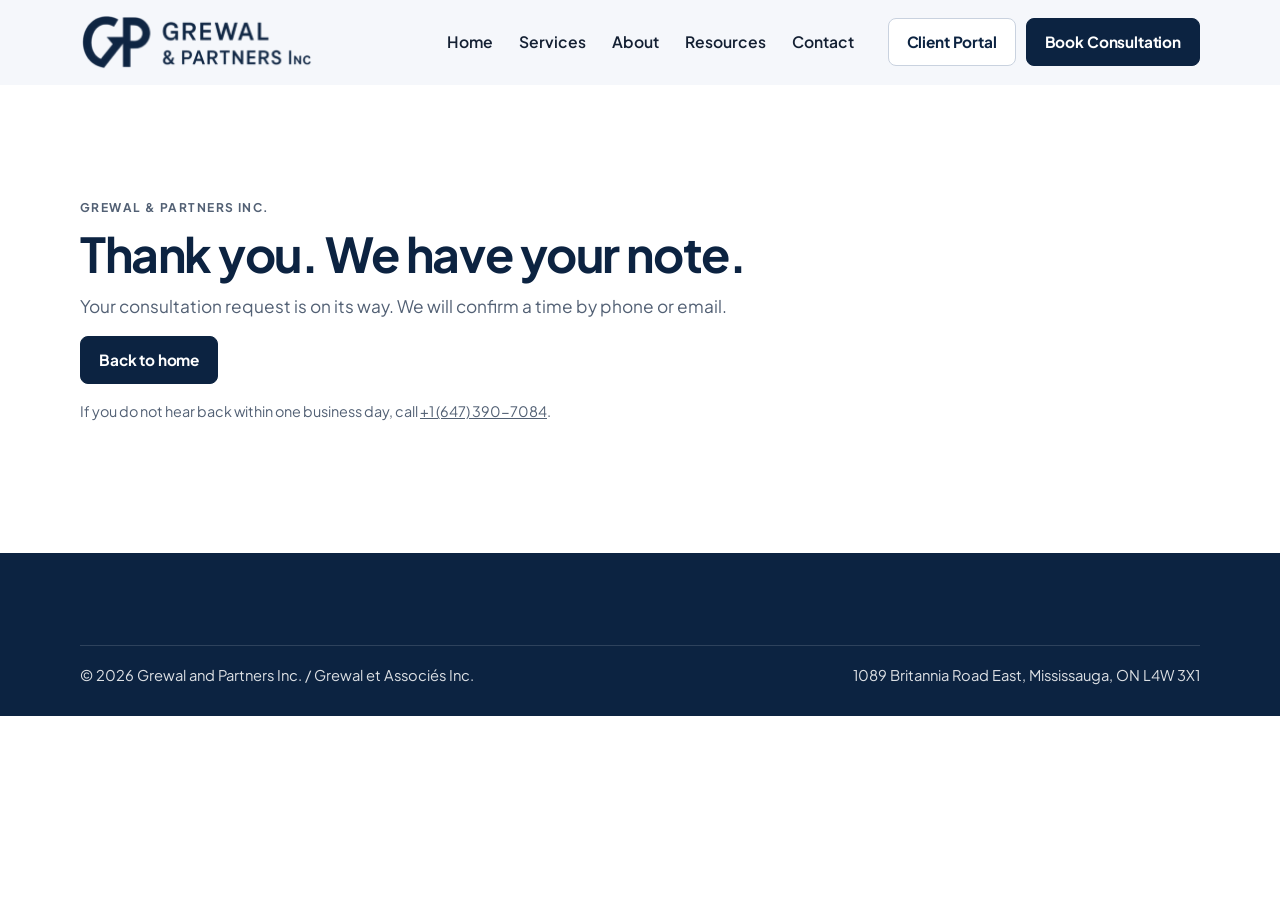
<file: thanks.html>
<!DOCTYPE html>
<html lang="en-CA">
<head>
  <meta charset="utf-8">
  <meta name="viewport" content="width=device-width, initial-scale=1">
  <title>Message received | Grewal &amp; Partners Inc.</title>
  <meta name="robots" content="noindex">
  <meta name="theme-color" content="#0c2341">
  <link rel="icon" href="assets/favicon.png" type="image/png">
  <link rel="preconnect" href="https://fonts.googleapis.com">
  <link rel="preconnect" href="https://fonts.gstatic.com" crossorigin>
  <link href="https://fonts.googleapis.com/css2?family=Plus+Jakarta+Sans:wght@400;500;600;700;800&display=swap" rel="stylesheet">
  <link rel="stylesheet" href="css/styles.css">
</head>
<body data-page="thanks">
  <a class="skip" href="#main">Skip to content</a>
  <header class="site-header">
    <div class="wrap header-inner">
      <a class="brand" href="index.html" aria-label="Grewal and Partners Inc. home">
        <img class="logo" src="assets/logo-navy.png" alt="">
      </a>
      <button class="menu-btn" id="menu-btn" aria-expanded="false" aria-controls="site-nav">
        <span class="sr-only">Open menu</span>
        <span class="burger" aria-hidden="true"></span>
      </button>
      <nav class="nav" id="site-nav" aria-label="Primary">
        <a href="index.html" data-nav="home">Home</a>
        <a href="services.html" data-nav="services">Services</a>
        <a href="about.html" data-nav="about">About</a>
        <a href="resources.html" data-nav="resources">Resources</a>
        <a href="contact.html" data-nav="contact">Contact</a>
        <div class="nav-cta">
          <a class="btn btn-outline" href="portal.html">Client Portal</a>
          <a class="btn btn-solid" href="consultation.html">Book Consultation</a>
        </div>
      </nav>
    </div>
  </header>
  <main id="main" class="section thanks">
    <div class="wrap">
      <p class="kicker">Grewal &amp; Partners Inc.</p>
      <h1>Thank you. We have your note.</h1>
      <p class="lede" id="thanks-note">Your consultation request is on its way. We will confirm a time by phone or email.</p>
      <p><a class="btn btn-solid" href="index.html">Back to home</a></p>
      <p class="fine">If you do not hear back within one business day, call <a href="tel:+16473907084">+1 (647) 390-7084</a>.</p>
    </div>
  </main>
  <footer class="site-footer">
    <div class="wrap footer-base">
      <p>© 2026 Grewal and Partners Inc. / Grewal et Associés Inc.</p>
      <p>1089 Britannia Road East, Mississauga, ON L4W 3X1</p>
    </div>
  </footer>
  <script src="js/main.js"></script>
</body>
</html>
</file>
<file: css/styles.css>
:root {
  --navy: #0c2341;
  --navy-2: #16345c;
  --ink: #142033;
  --muted: #526074;
  --line: #e3e8f0;
  --paper: #f5f7fb;
  --white: #ffffff;
  --header-h: 84px;
  --shadow: 0 16px 40px rgba(12, 35, 65, 0.08);
  --font: "Plus Jakarta Sans", "Segoe UI", sans-serif;
  --max: 1120px;
}

*,
*::before,
*::after { box-sizing: border-box; }

html { scroll-behavior: smooth; }

body {
  margin: 0;
  font-family: var(--font);
  color: var(--ink);
  background: var(--white);
  font-size: 17px;
  line-height: 1.6;
  color-scheme: light;
}

img, svg { display: block; max-width: 100%; }

a { color: inherit; }

h1, h2, h3, p { text-wrap: pretty; }

h1, h2, h3 {
  font-weight: 700;
  letter-spacing: -0.03em;
  line-height: 1.15;
  color: var(--navy);
}

h1 { font-size: clamp(2rem, 4vw, 3rem); margin: 0 0 12px; }
h2 { font-size: clamp(1.55rem, 2.6vw, 2.05rem); margin: 0 0 12px; }
h3 { font-size: 1.15rem; margin: 0 0 8px; }

p { margin: 0 0 1rem; }

::selection {
  background: var(--navy);
  color: white;
}

:focus-visible {
  outline: 2px solid var(--navy);
  outline-offset: 3px;
}

.skip {
  position: absolute;
  left: 12px;
  top: -48px;
  background: white;
  color: var(--navy);
  padding: 8px 12px;
  z-index: 80;
  border-radius: 8px;
}

.skip:focus { top: 12px; }

.sr-only {
  position: absolute;
  width: 1px;
  height: 1px;
  padding: 0;
  margin: -1px;
  overflow: hidden;
  clip: rect(0, 0, 0, 0);
  border: 0;
}

.wrap {
  width: min(var(--max), calc(100% - 40px));
  margin-inline: auto;
}

.site-header {
  position: sticky;
  top: 0;
  z-index: 40;
  background: var(--paper);
  border-bottom: 1px solid transparent;
  min-height: var(--header-h);
}

.site-header.is-stuck {
  border-bottom-color: var(--line);
  box-shadow: 0 8px 24px rgba(12, 35, 65, 0.05);
}

.header-inner {
  display: flex;
  align-items: center;
  gap: 24px;
  min-height: var(--header-h);
}

.brand {
  display: flex;
  align-items: center;
  gap: 12px;
  text-decoration: none;
  color: var(--navy);
  flex: 0 0 auto;
}

.logo {
  height: 56px;
  width: auto;
}

.site-footer .logo { height: 58px; }

.nav {
  display: flex;
  align-items: center;
  gap: 26px;
  margin-left: auto;
}

.nav > a {
  text-decoration: none;
  font-weight: 600;
  font-size: 0.98rem;
  color: var(--ink);
}

.nav > a:hover,
.nav > a[aria-current="page"] {
  color: var(--navy);
}

.nav > a[aria-current="page"] {
  box-shadow: inset 0 -2px 0 var(--navy);
}

.nav-cta {
  display: flex;
  align-items: center;
  gap: 10px;
  margin-left: 8px;
}

.menu-btn {
  display: none;
  margin-left: auto;
  width: 44px;
  height: 44px;
  border: 0;
  background: transparent;
  place-items: center;
  cursor: pointer;
  border-radius: 8px;
}

.burger,
.burger::before,
.burger::after {
  display: block;
  width: 22px;
  height: 2px;
  background: var(--navy);
  border-radius: 2px;
  position: relative;
  transition: transform 0.2s ease, top 0.2s ease, background 0.2s ease;
}

.burger::before,
.burger::after {
  content: "";
  position: absolute;
  left: 0;
}

.burger::before { top: -7px; }
.burger::after { top: 7px; }

.is-open .burger { background: transparent; }
.is-open .burger::before { top: 0; transform: rotate(45deg); }
.is-open .burger::after { top: 0; transform: rotate(-45deg); }

.btn {
  display: inline-flex;
  align-items: center;
  justify-content: center;
  min-height: 48px;
  padding: 0 18px;
  border-radius: 8px;
  border: 1.5px solid transparent;
  font: inherit;
  font-weight: 700;
  font-size: 0.96rem;
  text-decoration: none;
  cursor: pointer;
  letter-spacing: -0.01em;
}

.btn-solid {
  background: var(--navy);
  color: white;
  border-color: var(--navy);
}

.btn-solid:hover { background: var(--navy-2); }

.btn-outline {
  background: white;
  color: var(--navy);
  border-color: #c9d2df;
}

.btn-outline:hover { border-color: var(--navy); }

.btn-light {
  background: white;
  color: var(--navy);
  border-color: white;
}

.btn-light:hover { background: #f4f7fb; }

.btn-ghost {
  background: transparent;
  color: white;
  border-color: rgba(255, 255, 255, 0.8);
}

.btn-ghost:hover { background: rgba(255, 255, 255, 0.08); }

.hero {
  background:
    radial-gradient(820px 380px at 100% 0%, rgba(255, 255, 255, 0.08), transparent 60%),
    var(--navy);
  color: white;
}

.hero :is(h1, h2) { color: white; }

.hero-grid {
  display: block;
  padding: 84px 0 36px;
}

.eyebrow {
  margin: 0 0 14px;
  font-size: 0.78rem;
  font-weight: 700;
  letter-spacing: 0.12em;
  text-transform: uppercase;
  color: rgba(255, 255, 255, 0.72);
}

.hero h1 {
  margin: 0 0 16px;
  font-size: clamp(2.5rem, 4.6vw, 4.15rem);
  max-width: 12ch;
}

.hero-copy > p {
  max-width: 38ch;
  font-size: 1.15rem;
  color: rgba(255, 255, 255, 0.86);
}

.hero-actions {
  display: flex;
  flex-wrap: wrap;
  gap: 12px;
  margin-top: 28px;
}

.hero-card {
  background: white;
  color: var(--ink);
  border-radius: 16px;
  padding: 28px 28px 10px;
  box-shadow: 0 24px 50px rgba(0, 0, 0, 0.18);
}

.hero-card h2 {
  color: var(--navy);
  font-size: 1.45rem;
  margin: 0 0 6px;
}

.kicker {
  margin: 0 0 8px;
  font-size: 0.75rem;
  font-weight: 700;
  letter-spacing: 0.12em;
  text-transform: uppercase;
  color: var(--muted);
}

.hero-card ol {
  list-style: none;
  margin: 12px 0 0;
  padding: 0;
}

.hero-card a {
  display: block;
  color: inherit;
  text-decoration: none;
}

.hero-card a:hover strong { text-decoration: underline; }

.hero-card li {
  padding: 16px 0;
  border-top: 1px solid var(--line);
  color: var(--muted);
}

.hero-card strong {
  display: block;
  color: var(--navy);
  margin-bottom: 2px;
}

.hero-meta {
  display: flex;
  flex-wrap: wrap;
  gap: 10px 28px;
  padding: 22px 0 28px;
  border-top: 1px solid rgba(255, 255, 255, 0.14);
  color: rgba(255, 255, 255, 0.82);
  font-weight: 600;
  font-size: 0.95rem;
}

.section { padding: 84px 0; }

.section-head { text-align: center; margin-bottom: 36px; }

.section-head h2,
.page-hero h1 {
  font-size: clamp(2rem, 4vw, 3rem);
  margin: 0 0 12px;
}

.lede {
  color: var(--muted);
  font-size: 1.08rem;
  max-width: 42rem;
}

.section-head .lede { margin-inline: auto; }

.service-grid {
  display: grid;
  grid-template-columns: repeat(3, 1fr);
  gap: 18px;
}


.service-card {
  display: flex;
  flex-direction: column;
  gap: 8px;
  min-height: 210px;
  padding: 22px;
  border: 1px solid #e6ebf2;
  border-radius: 14px;
  background: white;
  text-decoration: none;
  color: inherit;
  transition: border-color 0.2s ease, transform 0.2s ease, box-shadow 0.2s ease;
}

.service-card:hover {
  border-color: var(--navy);
  transform: translateY(-2px);
  box-shadow: var(--shadow);
}

.icon-wrap {
  width: 40px;
  height: 40px;
  display: grid;
  place-items: center;
  color: var(--navy);
}

.icon { width: 26px; height: 26px; }

.service-card h3 {
  margin: 4px 0 0;
  font-size: 1.15rem;
}

.service-card p {
  margin: 0;
  color: var(--muted);
  font-size: 0.98rem;
}

.more {
  margin-top: auto;
  padding-top: 14px;
  font-weight: 700;
  color: var(--navy);
  font-size: 0.92rem;
}

.about-grid,
.split,
.contact-grid {
  display: grid;
  grid-template-columns: 1.05fr 0.95fr;
  gap: 40px;
  align-items: start;
}

.about-grid h2 { font-size: clamp(1.8rem, 3vw, 2.5rem); margin: 0 0 16px; }

.principal {
  background: var(--paper);
  border-radius: 16px;
  padding: 32px 32px 28px;
}

.principal h2,
.principal h3 {
  margin: 0 0 8px;
  font-size: 1.7rem;
}

.credential {
  margin: 0 0 16px;
  font-weight: 700;
  color: var(--navy);
}

.principal p { color: var(--muted); }

.rule {
  border: 0;
  border-top: 1px solid #d9e0ea;
  margin: 20px 0 16px;
}

.contact-line { color: var(--ink); }
.contact-line a { color: var(--navy); font-weight: 600; }

.steps {
  display: grid;
  grid-template-columns: repeat(3, 1fr);
  gap: 18px;
}

.step {
  padding: 24px;
  border: 1px solid var(--line);
  border-radius: 14px;
  background: white;
}

.step span {
  display: block;
  font-weight: 800;
  color: var(--navy);
  letter-spacing: 0.08em;
  font-size: 0.82rem;
  margin-bottom: 10px;
}

.step h3 { margin: 0 0 8px; font-size: 1.15rem; }
.step p { margin: 0; color: var(--muted); }

.band { background: var(--paper); }

.cta-panel {
  background: var(--navy);
  color: white;
  border-radius: 18px;
  text-align: center;
  padding: 64px 32px;
}

.cta-panel h2 {
  color: white;
  font-size: clamp(2rem, 4vw, 2.8rem);
  margin: 0 0 12px;
}

.cta-panel p {
  max-width: 38rem;
  margin: 0 auto 24px;
  color: rgba(255, 255, 255, 0.86);
  font-size: 1.08rem;
}

.site-footer {
  background: var(--navy);
  color: rgba(255, 255, 255, 0.86);
  padding: 56px 0 28px;
}

.site-footer .brand { color: white; }

.socials {
  display: flex;
  gap: 8px;
  list-style: none;
  margin: 4px 0 0;
  padding: 0;
}

.socials a,
.socials .social {
  width: 36px;
  height: 36px;
  border-radius: 8px;
  border: 1px solid rgba(255, 255, 255, 0.4);
  display: grid;
  place-items: center;
  color: white;
}

.socials svg { width: 18px; height: 18px; }

.socials a:hover {
  background: white;
  color: var(--navy);
  text-decoration: none;
}

.socials .is-idle {
  opacity: 0.4;
}

.footer-grid {
  display: grid;
  grid-template-columns: 1.4fr 0.8fr 1fr 0.8fr;
  gap: 32px;
}

.footer-tag { max-width: 36ch; margin-top: 16px; }

.footer-label {
  margin: 0 0 12px;
  font-size: 0.78rem;
  font-weight: 700;
  letter-spacing: 0.12em;
  text-transform: uppercase;
  color: white;
}

.site-footer a { color: white; text-decoration: none; }
.site-footer a:hover { text-decoration: underline; }
.site-footer .socials a:hover { text-decoration: none; }

.footer-links {
  list-style: none;
  margin: 0;
  padding: 0;
}

.footer-links li { margin: 0 0 8px; }

.footer-base {
  display: flex;
  justify-content: space-between;
  gap: 12px;
  flex-wrap: wrap;
  margin-top: 36px;
  padding-top: 18px;
  border-top: 1px solid rgba(255, 255, 255, 0.14);
  font-size: 0.92rem;
}

.footer-base p { margin: 0; }

.page-hero {
  background: var(--navy);
  color: white;
  padding: 64px 0 56px;
}

.page-hero h1 { color: white; max-width: 16ch; }
.page-hero .lede { color: rgba(255, 255, 255, 0.84); margin: 0; }

.crumb {
  margin: 0 0 14px;
  font-size: 0.92rem;
  color: rgba(255, 255, 255, 0.72);
}

.crumb a { color: white; }

.subnav-wrap {
  position: sticky;
  top: var(--header-h);
  z-index: 30;
  background: white;
  border-bottom: 1px solid var(--line);
}

.subnav {
  display: flex;
  gap: 8px;
  overflow-x: auto;
  padding: 12px 0;
}

.subnav a {
  text-decoration: none;
  white-space: nowrap;
  font-weight: 650;
  font-weight: 600;
  font-size: 0.92rem;
  color: var(--navy);
  padding: 8px 12px;
  border-radius: 999px;
}

.subnav a:hover { background: var(--paper); }

.service-block {
  display: grid;
  grid-template-columns: 72px 1fr;
  gap: 8px 22px;
  padding: 36px 0;
  border-bottom: 1px solid var(--line);
  scroll-margin-top: 140px;
}

.service-block .icon-wrap {
  width: 56px;
  height: 56px;
  border-radius: 12px;
  background: var(--paper);
}

.service-block h2 { margin: 6px 0 8px; font-size: 1.7rem; }
.service-block .lede { margin-bottom: 8px; }

.ticks {
  list-style: none;
  padding: 0;
  margin: 8px 0 16px;
}

.ticks li {
  position: relative;
  padding-left: 18px;
  margin: 8px 0;
}

.ticks li::before {
  content: "";
  width: 7px;
  height: 7px;
  border-radius: 50%;
  background: var(--navy);
  position: absolute;
  left: 0;
  top: 0.55em;
}

.text-link {
  color: var(--navy);
  font-weight: 700;
  text-underline-offset: 3px;
}

.facts {
  background: var(--paper);
  border-radius: 16px;
  padding: 28px;
}

.facts h2 { margin-top: 0; font-size: 1.35rem; }

.facts a { color: var(--navy); font-weight: 700; }

.work-grid {
  display: grid;
  grid-template-columns: repeat(3, 1fr);
  gap: 18px;
}

.guide-grid {
  display: grid;
  grid-template-columns: 1fr 1fr;
  gap: 18px;
  margin-bottom: 20px;
}

.guide-card {
  display: block;
  text-decoration: none;
  border: 1px solid var(--line);
  border-radius: 14px;
  padding: 24px;
  background: white;
  min-height: 180px;
}

.guide-card:hover { border-color: var(--navy); }

.guide-card span {
  display: block;
  font-size: 0.78rem;
  font-weight: 700;
  letter-spacing: 0.1em;
  text-transform: uppercase;
  color: var(--muted);
  margin-bottom: 10px;
}

.guide-card h2 { margin: 0 0 8px; font-size: 1.3rem; }
.guide-card p { margin: 0; color: var(--muted); }

article.guide {
  padding: 36px 0;
  border-top: 1px solid var(--line);
  scroll-margin-top: 100px;
  max-width: 760px;
}

article.guide h2 { font-size: 1.8rem; margin-bottom: 8px; }

.note {
  background: var(--paper);
  border-radius: 12px;
  padding: 16px 18px;
  color: var(--muted);
  font-size: 0.95rem;
}

.form-card,
.panel {
  background: white;
  border: 1px solid var(--line);
  border-radius: 16px;
  padding: 28px;
  box-shadow: var(--shadow);
}

.form-grid {
  display: grid;
  grid-template-columns: 1fr 1fr;
  gap: 14px 16px;
}

.form-row { margin-bottom: 14px; }
.span-2 { grid-column: span 2; }

label {
  display: block;
  font-weight: 700;
  font-size: 0.9rem;
  margin-bottom: 6px;
  color: var(--navy);
}

input, select, textarea {
  width: 100%;
  border: 1px solid #d5dce6;
  border-radius: 8px;
  padding: 12px 14px;
  font: inherit;
  color: var(--ink);
  background: white;
}

textarea { min-height: 140px; resize: vertical; }

.was-validated input:invalid,
.was-validated select:invalid,
.was-validated textarea:invalid {
  border-color: #9b2c2c;
}

.fine {
  color: var(--muted);
  font-size: 0.9rem;
}

.map {
  margin-top: 28px;
  height: 380px;
  border-radius: 16px;
  overflow: hidden;
  border: 1px solid var(--line);
}

.map iframe { width: 100%; height: 100%; border: 0; }

.portal-list { margin: 0; padding-left: 18px; }
.portal-list li { margin: 8px 0; }

.thanks {
  min-height: 52vh;
  display: grid;
  align-items: center;
}

.hero :focus-visible,
.site-footer :focus-visible,
.cta-panel :focus-visible,
.page-hero :focus-visible {
  outline-color: white;
}

@media (max-width: 980px) {
  .menu-btn { display: grid; }

  .nav {
    display: none;
    position: absolute;
    left: 0;
    right: 0;
    top: 100%;
    margin: 0;
    background: var(--paper);
    flex-direction: column;
    align-items: stretch;
    gap: 2px;
    padding: 8px 22px 22px;
    border-bottom: 1px solid var(--line);
    box-shadow: 0 18px 30px rgba(12, 35, 65, 0.06);
  }

  .site-header.is-open .nav { display: flex; }

  .nav > a {
    padding: 12px 2px;
    font-size: 1.05rem;
    box-shadow: none;
  }

  .nav > a[aria-current="page"] { box-shadow: none; }

  .nav-cta {
    flex-direction: column;
    align-items: stretch;
    margin: 12px 0 0;
    gap: 10px;
  }

  .nav-cta .btn { width: 100%; }

  .hero-grid,
  .about-grid,
  .split,
  .contact-grid,
  .service-grid,
  .steps,
  .work-grid,
  .guide-grid,
  .footer-grid,
  .form-grid {
    grid-template-columns: 1fr;
  }

  .span-2 { grid-column: auto; }

  .hero-grid { padding: 48px 0 28px; gap: 28px; }

  .hero h1 { max-width: 11ch; }

  .service-block { grid-template-columns: 1fr; }

  .footer-grid { gap: 28px; }
}

@media (max-width: 640px) {
  .wrap { width: min(var(--max), calc(100% - 32px)); }
  .section { padding: 56px 0; }
  .hero-actions .btn {
    flex: 1;
    font-size: 0.88rem;
    padding: 0 10px;
    white-space: nowrap;
  }
  .cta-panel { padding: 42px 20px; }
  .principal, .form-card, .panel, .facts { padding: 22px; }
  .logo { height: 38px; }
  .site-footer .logo { height: 48px; }
  .page-hero { padding: 42px 0 36px; }
}

@media (prefers-reduced-motion: reduce) {
  html { scroll-behavior: auto; }
  .service-card,
  .burger,
  .burger::before,
  .burger::after { transition: none; }
}
</file>
